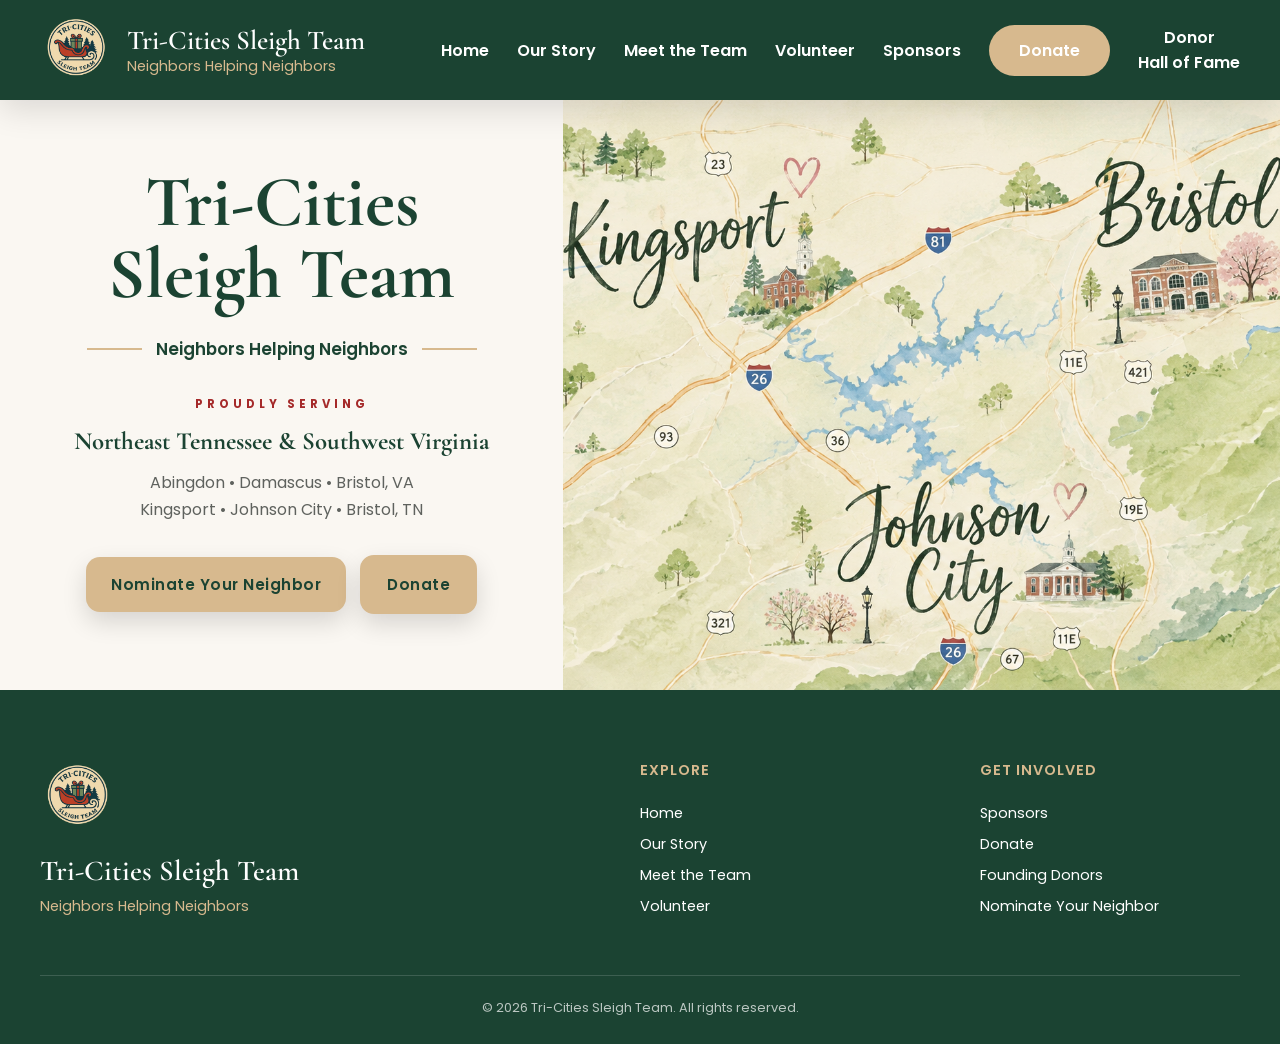
<file: index.html>
<!DOCTYPE html>
<html lang="en">

<head>

    <!-- ========================================= -->
    <!-- BASIC PAGE INFORMATION -->
    <!-- ========================================= -->

    <meta charset="UTF-8">
    <meta name="viewport" content="width=device-width, initial-scale=1.0">

    <title>Tri-Cities Sleigh Team</title>

    <!-- Favicon -->
    <link rel="icon" type="image/png" href="images/favicon.png">

    <!-- Google Fonts -->
    <link rel="preconnect" href="https://fonts.googleapis.com">
    <link rel="preconnect" href="https://fonts.gstatic.com" crossorigin>

    <link href="https://fonts.googleapis.com/css2?family=Cormorant+Garamond:wght@500;600;700&family=Poppins:wght@300;400;500;600;700&display=swap" rel="stylesheet">

    <!-- CSS -->
    <link rel="stylesheet" href="style.css">

</head>

<body>

<!-- =========================================
     HEADER / NAVIGATION
========================================= -->

<header>
    <div class="header-container">

        <a href="index.html" class="logo-link">
            <img
                src="images/logo.png"
                alt="Tri-Cities Sleigh Team"
                class="logo"
            >

            <div class="logo-text">
                <h2>Tri-Cities Sleigh Team</h2>
                <p>Neighbors Helping Neighbors</p>
            </div>
        </a>

        <button class="menu-toggle" type="button" aria-label="Open navigation menu">
    ☰
</button>
        <nav>
            <a href="index.html">Home</a>
            <a href="our-story.html">Our Story</a>
            <a href="team.html">Meet the Team</a>
            <a href="volunteer.html">Volunteer</a>
            <a href="sponsors.html">Sponsors</a>

<a
    href="https://www.zeffy.com/en-US/donation-form/donate-to-change-lives-23209"
    class="donate-button"
    target="_blank"
    rel="noopener noreferrer"
>
    Donate
</a>

            <a href="founding-donors.html" class="donor-hall-link">
    Donor<br>Hall of Fame
</a>
        </nav>

    </div>
</header>

<!-- ========================================= -->
<!-- MAIN CONTENT -->
<!-- ========================================= -->

<main>

<!-- ========================================= -->
<!-- HOME HERO -->
<!-- ========================================= -->

<section class="home-hero">

    <div class="hero-content">

        <div class="hero-text">

            <h1>
    Tri-Cities<br>
    Sleigh Team
</h1>
            <div class="hero-divider">
                <span></span>
                <p>Neighbors Helping Neighbors</p>
                <span></span>
            </div>

            <div class="service-area">

                <p class="service-title">
                    PROUDLY SERVING
                </p>

                <h3>
                    Northeast Tennessee &amp; Southwest Virginia
                </h3>

                <p class="cities">
                    Abingdon • Damascus • Bristol, VA
                    <br>
                    Kingsport • Johnson City • Bristol, TN
                </p>

            </div>

            <div class="hero-buttons">

                <a
                    href="nominate.html"
                    class="btn"
                >
                    Nominate Your Neighbor
                </a>

                <a
                    href="https://www.zeffy.com/en-US/donation-form/donate-to-change-lives-23209"
                    class="btn btn-secondary"
                    target="_blank"
                    rel="noopener noreferrer"
                >
                    Donate
                </a>

            </div>

        </div>

    </div>

    <div class="hero-image">

        <img
            src="images/tri-cities-map.png"
            alt="Watercolor map of the Tri-Cities region"
        >

    </div>

</section>
</main>

 <!-- =========================================
     FOOTER
========================================= -->

<footer>

    <div class="footer-container">

        <div class="footer-brand">

            <img
                src="images/logo.png"
                alt="Tri-Cities Sleigh Team"
            >

            <h2>
                Tri-Cities Sleigh Team
            </h2>

            <p>
                Neighbors Helping Neighbors
            </p>

        </div>


        <div class="footer-links">

            <h3>
                Explore
            </h3>

            <a href="index.html">Home</a>

            <a href="our-story.html">Our Story</a>

            <a href="team.html">Meet the Team</a>

            <a href="volunteer.html">Volunteer</a>

        </div>


        <div class="footer-links">

            <h3>
                Get Involved
            </h3>

            <a href="sponsors.html">Sponsors</a>

            <a
    href="https://www.zeffy.com/en-US/donation-form/donate-to-change-lives-23209"
    class="..."
    target="_blank"
    rel="noopener noreferrer"
>
    Donate
</a>

            <a href="founding-donors.html">Founding Donors</a>

            <a href="nominate.html">Nominate Your Neighbor</a>

        </div>

    </div>


    <div class="footer-bottom">

        <p>
            © 2026 Tri-Cities Sleigh Team. All rights reserved.
        </p>

    </div>

</footer>

<script src="script.js"></script>

</body>

</html>
</file>
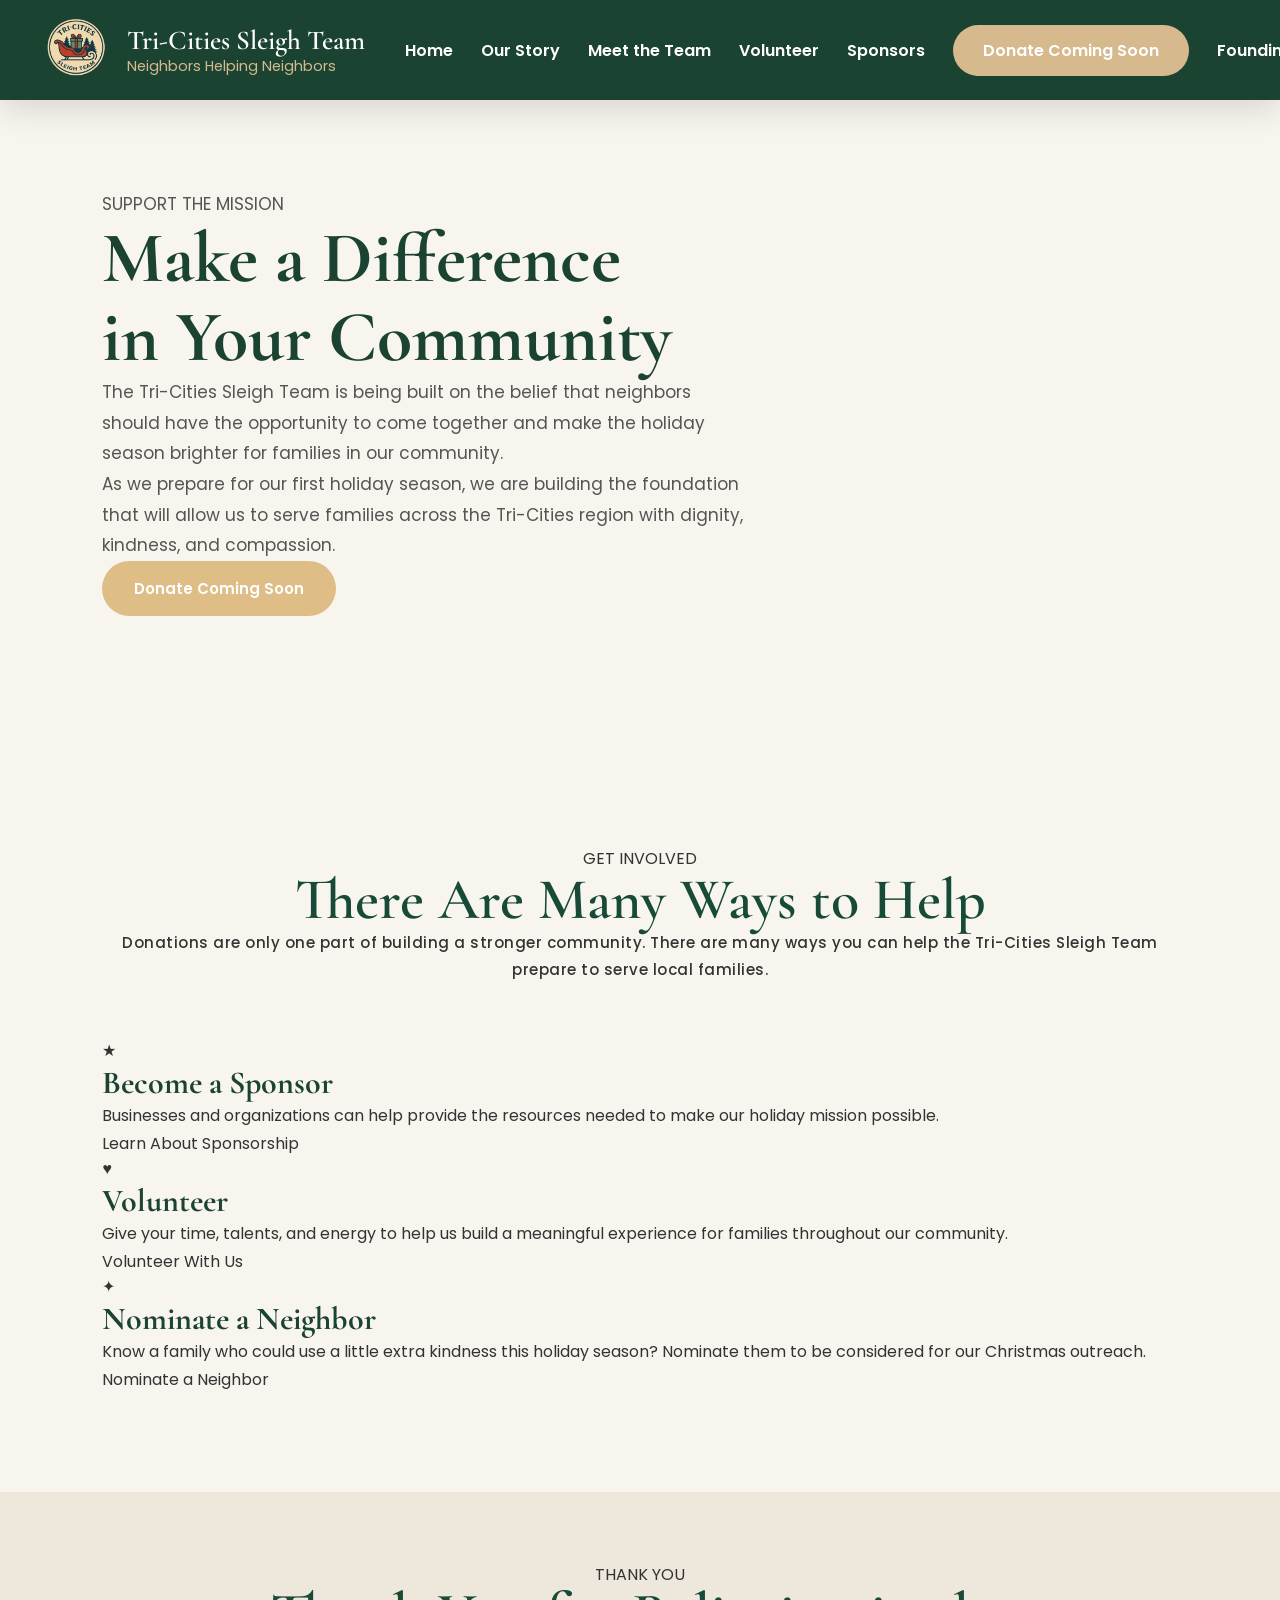
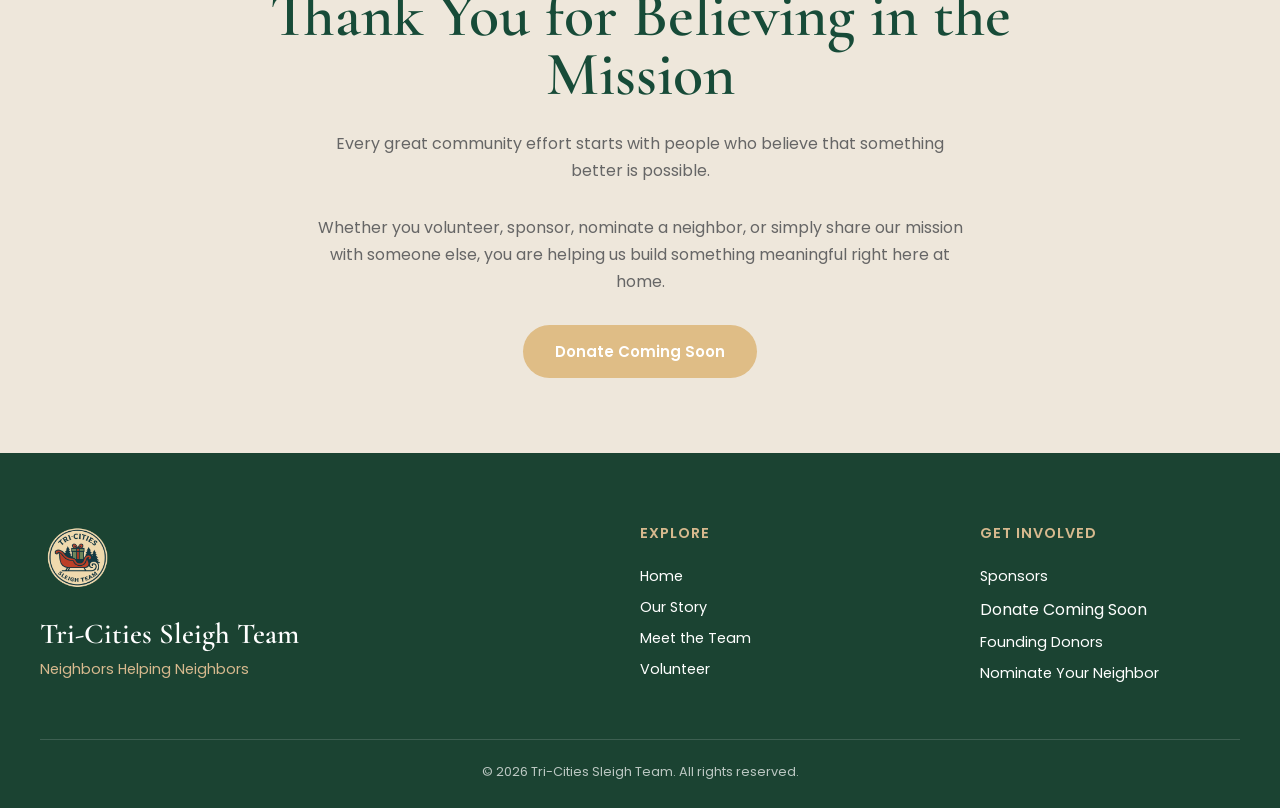
<file: donate.html>
<!DOCTYPE html>
<html lang="en">

<head>
    <meta charset="UTF-8">
    <meta name="viewport" content="width=device-width, initial-scale=1.0">

    <title>Donate | Tri-Cities Sleigh Team</title>

    <link rel="stylesheet" href="style.css">

    <link rel="preconnect" href="https://fonts.googleapis.com">
    <link rel="preconnect" href="https://fonts.gstatic.com" crossorigin>

    <link
        href="https://fonts.googleapis.com/css2?family=Cormorant+Garamond:wght@500;600;700&family=Poppins:wght@300;400;500;600;700&display=swap"
        rel="stylesheet"
    >
</head>

<body class="donate-page">

    <!-- =========================================
         HEADER / NAVIGATION
    ========================================== -->

    <header>
        <div class="header-container">

            <a href="index.html" class="logo-link">
                <img
                    src="images/logo.png"
                    alt="Tri-Cities Sleigh Team"
                    class="logo"
                >

                <div class="logo-text">
                    <h2>Tri-Cities Sleigh Team</h2>
                    <p>Neighbors Helping Neighbors</p>
                </div>
            </a>

            <button class="menu-toggle" type="button" aria-label="Open navigation menu">
    ☰
</button>

            <nav>
                <a href="index.html">Home</a>
                <a href="our-story.html">Our Story</a>
                <a href="team.html">Meet the Team</a>
                <a href="volunteer.html">Volunteer</a>
                <a href="sponsors.html">Sponsors</a>

                <span class="donate-button">
                    Donate Coming Soon
                </span>

                <a href="founding-donors.html">Founding Donors</a>
            </nav>

        </div>
    </header>


    <!-- =========================================
         MAIN CONTENT
    ========================================== -->

    <main>

        <!-- DONATE INTRO -->

        <section class="donate-intro">

            <div class="donate-intro-content">

                <span class="section-label">
                    SUPPORT THE MISSION
                </span>

                <h1>
                    Make a Difference<br>
                    in Your Community
                </h1>

                <p>
                    The Tri-Cities Sleigh Team is being built on the belief
                    that neighbors should have the opportunity to come
                    together and make the holiday season brighter for
                    families in our community.
                </p>

                <p>
                    As we prepare for our first holiday season, we are
                    building the foundation that will allow us to serve
                    families across the Tri-Cities region with dignity,
                    kindness, and compassion.
                </p>

                <span class="donate-primary-button">
                    Donate Coming Soon
                </span>

            </div>

        </section>


        <!-- =========================================
             WAYS TO HELP
        ========================================== -->

        <section class="donate-help">

            <div class="donate-section-heading">

                <span class="section-label">
                    GET INVOLVED
                </span>

                <h2>
                    There Are Many Ways to Help
                </h2>

                <div class="gold-divider">
                    <span></span>
                </div>

                <p>
                    Donations are only one part of building a stronger
                    community. There are many ways you can help the
                    Tri-Cities Sleigh Team prepare to serve local families.
                </p>

            </div>


            <div class="donate-help-grid">

                <!-- SPONSOR -->

                <div class="donate-help-card">

                    <div class="donate-card-icon">
                        ★
                    </div>

                    <h3>
                        Become a Sponsor
                    </h3>

                    <p>
                        Businesses and organizations can help provide the
                        resources needed to make our holiday mission
                        possible.
                    </p>

                    <a href="sponsors.html" class="donate-card-link">
                        Learn About Sponsorship
                    </a>

                </div>


                <!-- VOLUNTEER -->

                <div class="donate-help-card">

                    <div class="donate-card-icon">
                        ♥
                    </div>

                    <h3>
                        Volunteer
                    </h3>

                    <p>
                        Give your time, talents, and energy to help us build
                        a meaningful experience for families throughout our
                        community.
                    </p>

                    <a href="volunteer.html" class="donate-card-link">
                        Volunteer With Us
                    </a>

                </div>


                <!-- NOMINATE -->

                <div class="donate-help-card">

                    <div class="donate-card-icon">
                        ✦
                    </div>

                    <h3>
                        Nominate a Neighbor
                    </h3>

                    <p>
                        Know a family who could use a little extra
                        kindness this holiday season? Nominate them to be
                        considered for our Christmas outreach.
                    </p>

                    <a href="nominate.html" class="donate-card-link">
                        Nominate a Neighbor
                    </a>

                </div>

            </div>

        </section>


        <!-- =========================================
             THANK YOU SECTION
        ========================================== -->

        <section class="donate-thank-you">

            <div class="donate-thank-you-content">

                <span class="section-label">
                    THANK YOU
                </span>

                <h2>
                    Thank You for Believing in the Mission
                </h2>

                <div class="gold-divider">
                    <span></span>
                </div>

                <p>
                    Every great community effort starts with people who
                    believe that something better is possible.
                </p>

                <p>
                    Whether you volunteer, sponsor, nominate a neighbor,
                    or simply share our mission with someone else, you
                    are helping us build something meaningful right here
                    at home.
                </p>

                <span class="donate-primary-button">
                    Donate Coming Soon
                </span>

            </div>

        </section>

    </main>


 <!-- =========================================
     FOOTER
========================================= -->

<footer>

    <div class="footer-container">

        <div class="footer-brand">

            <img
                src="images/logo.png"
                alt="Tri-Cities Sleigh Team"
            >

            <h2>
                Tri-Cities Sleigh Team
            </h2>

            <p>
                Neighbors Helping Neighbors
            </p>

        </div>


        <div class="footer-links">

            <h3>
                Explore
            </h3>

            <a href="index.html">Home</a>

            <a href="our-story.html">Our Story</a>

            <a href="team.html">Meet the Team</a>

            <a href="volunteer.html">Volunteer</a>

        </div>


        <div class="footer-links">

            <h3>
                Get Involved
            </h3>

            <a href="sponsors.html">Sponsors</a>

            <span class="donate-button">Donate Coming Soon</span>

            <a href="founding-donors.html">Founding Donors</a>

            <a href="nominate.html">Nominate Your Neighbor</a>

        </div>

    </div>


    <div class="footer-bottom">

        <p>
            © 2026 Tri-Cities Sleigh Team. All rights reserved.
        </p>

    </div>

</footer>

<script src="script.js"></script>

</body>

</html>
</file>
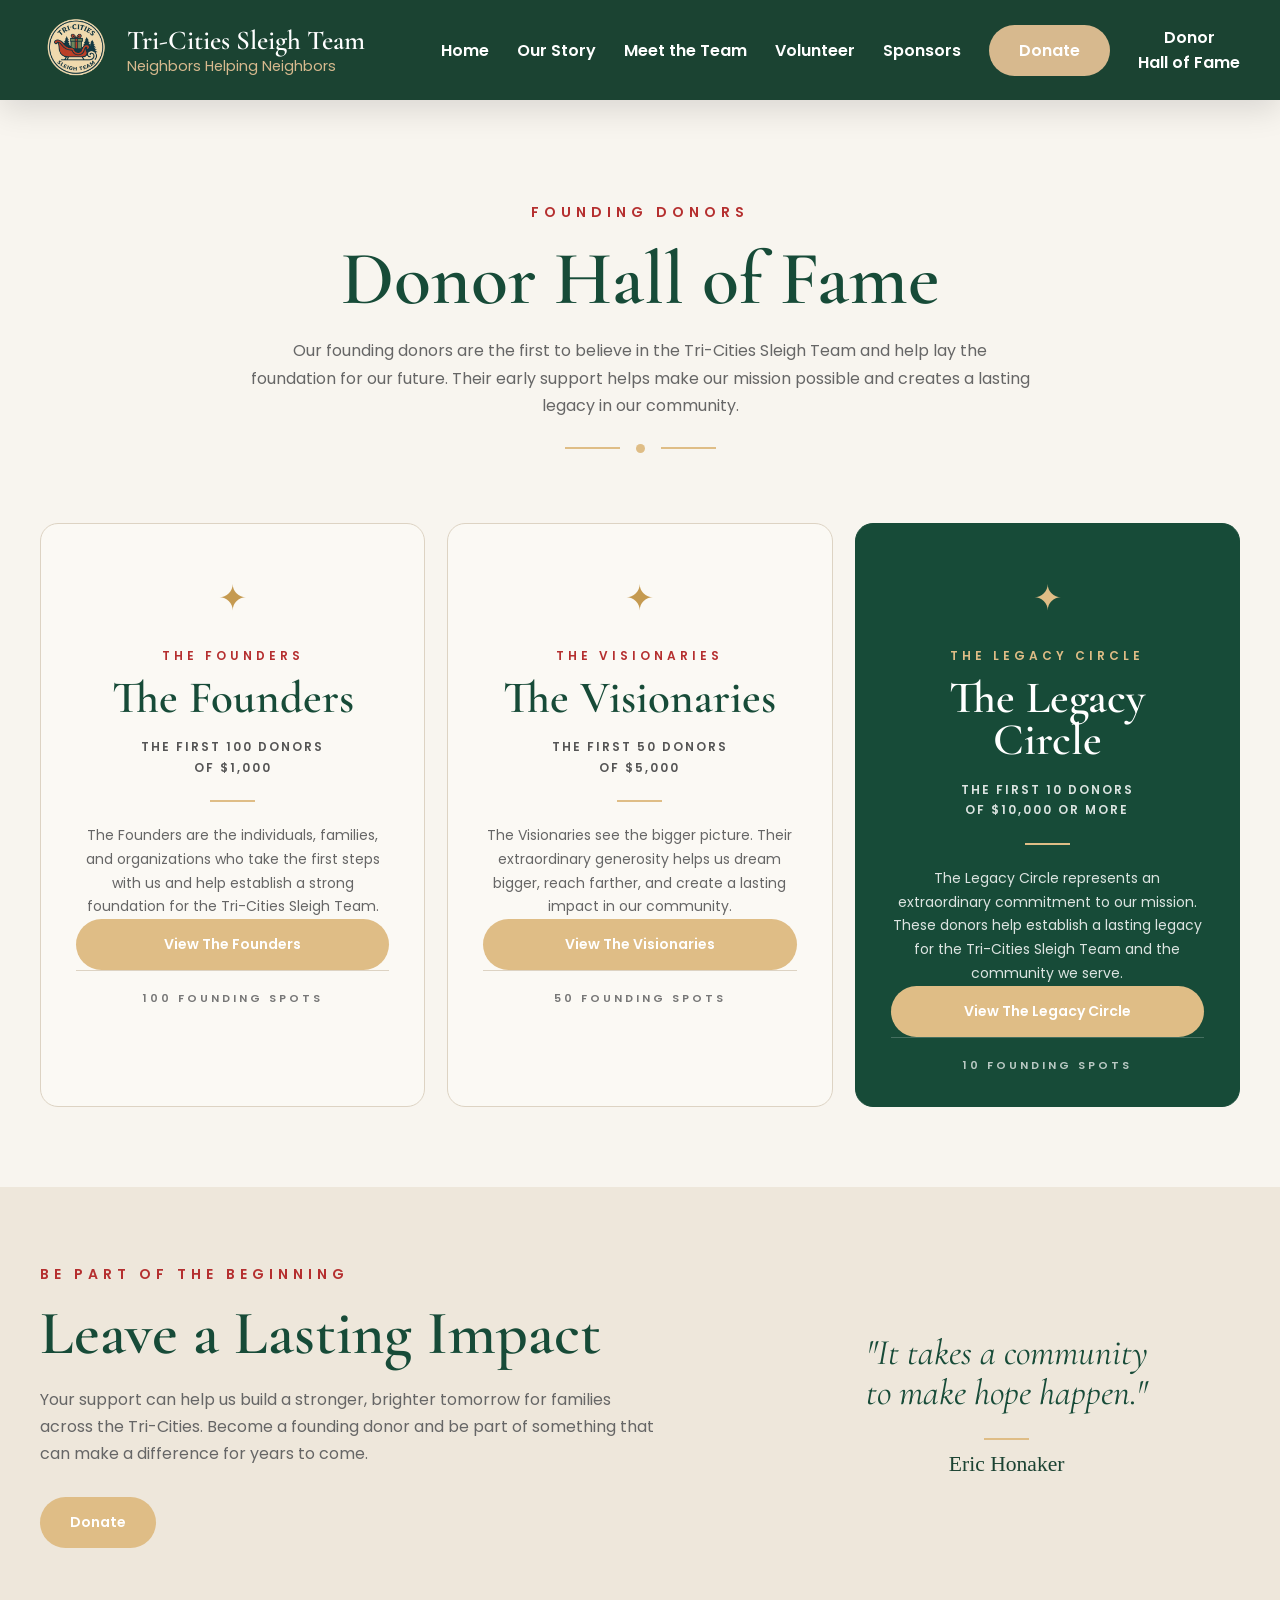
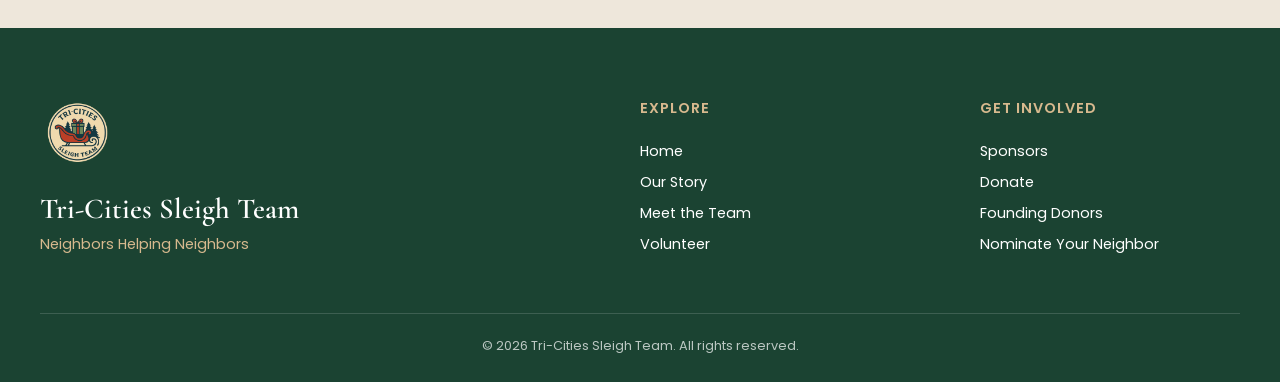
<file: founding-donors.html>
<!DOCTYPE html>
<html lang="en">

<head>

    <meta charset="UTF-8">

    <meta name="viewport" content="width=device-width, initial-scale=1.0">

    <title>Founding Donors | Tri-Cities Sleigh Team</title>


    <!-- Google Fonts -->

    <link rel="preconnect" href="https://fonts.googleapis.com">

    <link rel="preconnect" href="https://fonts.gstatic.com" crossorigin>

    <link
        href="https://fonts.googleapis.com/css2?family=Cormorant+Garamond:wght@500;600;700&family=Poppins:wght@400;500;600;700&display=swap"
        rel="stylesheet"
    >


    <!-- Main Stylesheet -->

    <link rel="stylesheet" href="style.css">

</head>


<body class="founding-donors-page">


    <!-- =========================================
         HEADER
    ========================================== -->

    <header>

        <div class="header-container">

            <a href="index.html" class="logo-link">

                <img
                    src="images/logo.png"
                    alt="Tri-Cities Sleigh Team"
                    class="logo"
                >

                <div class="logo-text">

                    <h2>Tri-Cities Sleigh Team</h2>

                    <p>Neighbors Helping Neighbors</p>

                </div>

            </a>

            <button class="menu-toggle" type="button" aria-label="Open navigation menu">
    ☰
</button>

            <nav>

                <a href="index.html">Home</a>

                <a href="our-story.html">Our Story</a>

                <a href="team.html">Meet the Team</a>

                <a href="volunteer.html">Volunteer</a>

                <a href="sponsors.html">Sponsors</a>

                <a
    href="https://www.zeffy.com/en-US/donation-form/donate-to-change-lives-23209"
    class="donate-button"
    target="_blank"
    rel="noopener noreferrer"
>
    Donate
</a>

                <a href="founding-donors.html" class="donor-hall-link">
    Donor<br>Hall of Fame
</a>

            </nav>

        </div>

    </header>



    <!-- =========================================
         MAIN CONTENT
    ========================================== -->

    <main>


        <!-- =========================================
             DONOR HALL OF FAME INTRO
        ========================================== -->

        <section class="founding-donors-intro">

            <p class="founding-donors-label">
                FOUNDING DONORS
            </p>

            <h1>
                Donor Hall of Fame
            </h1>

            <p class="founding-donors-intro-text">
                Our founding donors are the first to believe in the
                Tri-Cities Sleigh Team and help lay the foundation
                for our future. Their early support helps make our
                mission possible and creates a lasting legacy in
                our community.
            </p>

            <div class="founding-donors-divider">

                <span></span>

                <div></div>

                <span></span>

            </div>

        </section>



        <!-- =========================================
             DONOR TIERS
        ========================================== -->

        <section class="donor-tier-section">

            <div class="donor-tier-grid">


                <!-- =====================================
                     THE FOUNDERS
                ====================================== -->

                <div class="donor-tier-card">

                    <div class="donor-tier-icon">
                        ✦
                    </div>

                    <p class="donor-tier-label">
                        THE FOUNDERS
                    </p>

                    <h2>
                        The Founders
                    </h2>

                    <p class="donor-tier-amount">
                        THE FIRST 100 DONORS<br>
                        OF $1,000 
                    </p>

                    <div class="donor-tier-line"></div>

                    <p class="donor-tier-description">
                        The Founders are the individuals, families,
                        and organizations who take the first steps
                        with us and help establish a strong foundation
                        for the Tri-Cities Sleigh Team.
                    </p>

                    <span class="founding-donor-button">
    View The Founders
</span>

                    <p class="donor-tier-spots">
                        100 FOUNDING SPOTS
                    </p>

                </div>



                <!-- =====================================
                     THE VISIONARIES
                ====================================== -->

                <div class="donor-tier-card">

                    <div class="donor-tier-icon">
                        ✦
                    </div>

                    <p class="donor-tier-label">
                        THE VISIONARIES
                    </p>

                    <h2>
                        The Visionaries
                    </h2>

                    <p class="donor-tier-amount">
                        THE FIRST 50 DONORS<br>
                        OF $5,000
                    </p>

                    <div class="donor-tier-line"></div>

                    <p class="donor-tier-description">
                        The Visionaries see the bigger picture.
                        Their extraordinary generosity helps us
                        dream bigger, reach farther, and create
                        a lasting impact in our community.
                    </p>

                    <span class="founding-donor-button">
    View The Visionaries
</span>

                    <p class="donor-tier-spots">
                        50 FOUNDING SPOTS
                    </p>

                </div>



                <!-- =====================================
                     THE LEGACY CIRCLE
                ====================================== -->

                <div class="donor-tier-card donor-tier-legacy">

                    <div class="donor-tier-icon">
                        ✦
                    </div>

                    <p class="donor-tier-label">
                        THE LEGACY CIRCLE
                    </p>

                    <h2>
                        The Legacy Circle
                    </h2>

                    <p class="donor-tier-amount">
                        THE FIRST 10 DONORS<br>
                        OF $10,000 OR MORE
                    </p>

                    <div class="donor-tier-line"></div>

                    <p class="donor-tier-description">
                        The Legacy Circle represents an extraordinary
                        commitment to our mission. These donors help
                        establish a lasting legacy for the Tri-Cities
                        Sleigh Team and the community we serve.
                    </p>

                    <span class="founding-donor-button">
    View The Legacy Circle
</span>

                    <p class="donor-tier-spots">
                        10 FOUNDING SPOTS
                    </p>

                </div>


            </div>

        </section>



        <!-- =========================================
             BECOME A FOUNDING DONOR
        ========================================== -->

        <section class="founding-donor-cta">

            <div class="founding-donor-cta-content">

                <div>

                    <p class="founding-donors-label">
                        BE PART OF THE BEGINNING
                    </p>

                    <h2>
                        Leave a Lasting Impact
                    </h2>

                    <p>
                        Your support can help us build a stronger,
                        brighter tomorrow for families across the
                        Tri-Cities. Become a founding donor and be
                        part of something that can make a difference
                        for years to come.
                    </p>

                    <a
    href="https://www.zeffy.com/en-US/donation-form/donate-to-change-lives-23209"
    class="founding-donor-button"
    target="_blank"
    rel="noopener noreferrer"
>
    Donate
</a>

                </div>


                <div class="founding-donor-quote">

                    <p>
    "It takes a community<br>
    to make hope happen."
</p>

<span></span>

<small>Eric Honaker</small>

                </div>

            </div>

        </section>


    </main>



   <!-- =========================================
     FOOTER
========================================= -->

<footer>

    <div class="footer-container">

        <div class="footer-brand">

            <img
                src="images/logo.png"
                alt="Tri-Cities Sleigh Team"
            >

            <h2>
                Tri-Cities Sleigh Team
            </h2>

            <p>
                Neighbors Helping Neighbors
            </p>

        </div>


        <div class="footer-links">

            <h3>
                Explore
            </h3>

            <a href="index.html">Home</a>

            <a href="our-story.html">Our Story</a>

            <a href="team.html">Meet the Team</a>

            <a href="volunteer.html">Volunteer</a>

        </div>


        <div class="footer-links">

            <h3>
                Get Involved
            </h3>

            <a href="sponsors.html">Sponsors</a>

            <a
    href="https://www.zeffy.com/en-US/donation-form/donate-to-change-lives-23209"
    class="..."
    target="_blank"
    rel="noopener noreferrer"
>
    Donate
</a>


            <a href="founding-donors.html">Founding Donors</a>

            <a href="nominate.html">Nominate Your Neighbor</a>

        </div>

    </div>


    <div class="footer-bottom">

        <p>
            © 2026 Tri-Cities Sleigh Team. All rights reserved.
        </p>

    </div>

</footer>

<script src="script.js"></script>

</body>

</html>
</file>
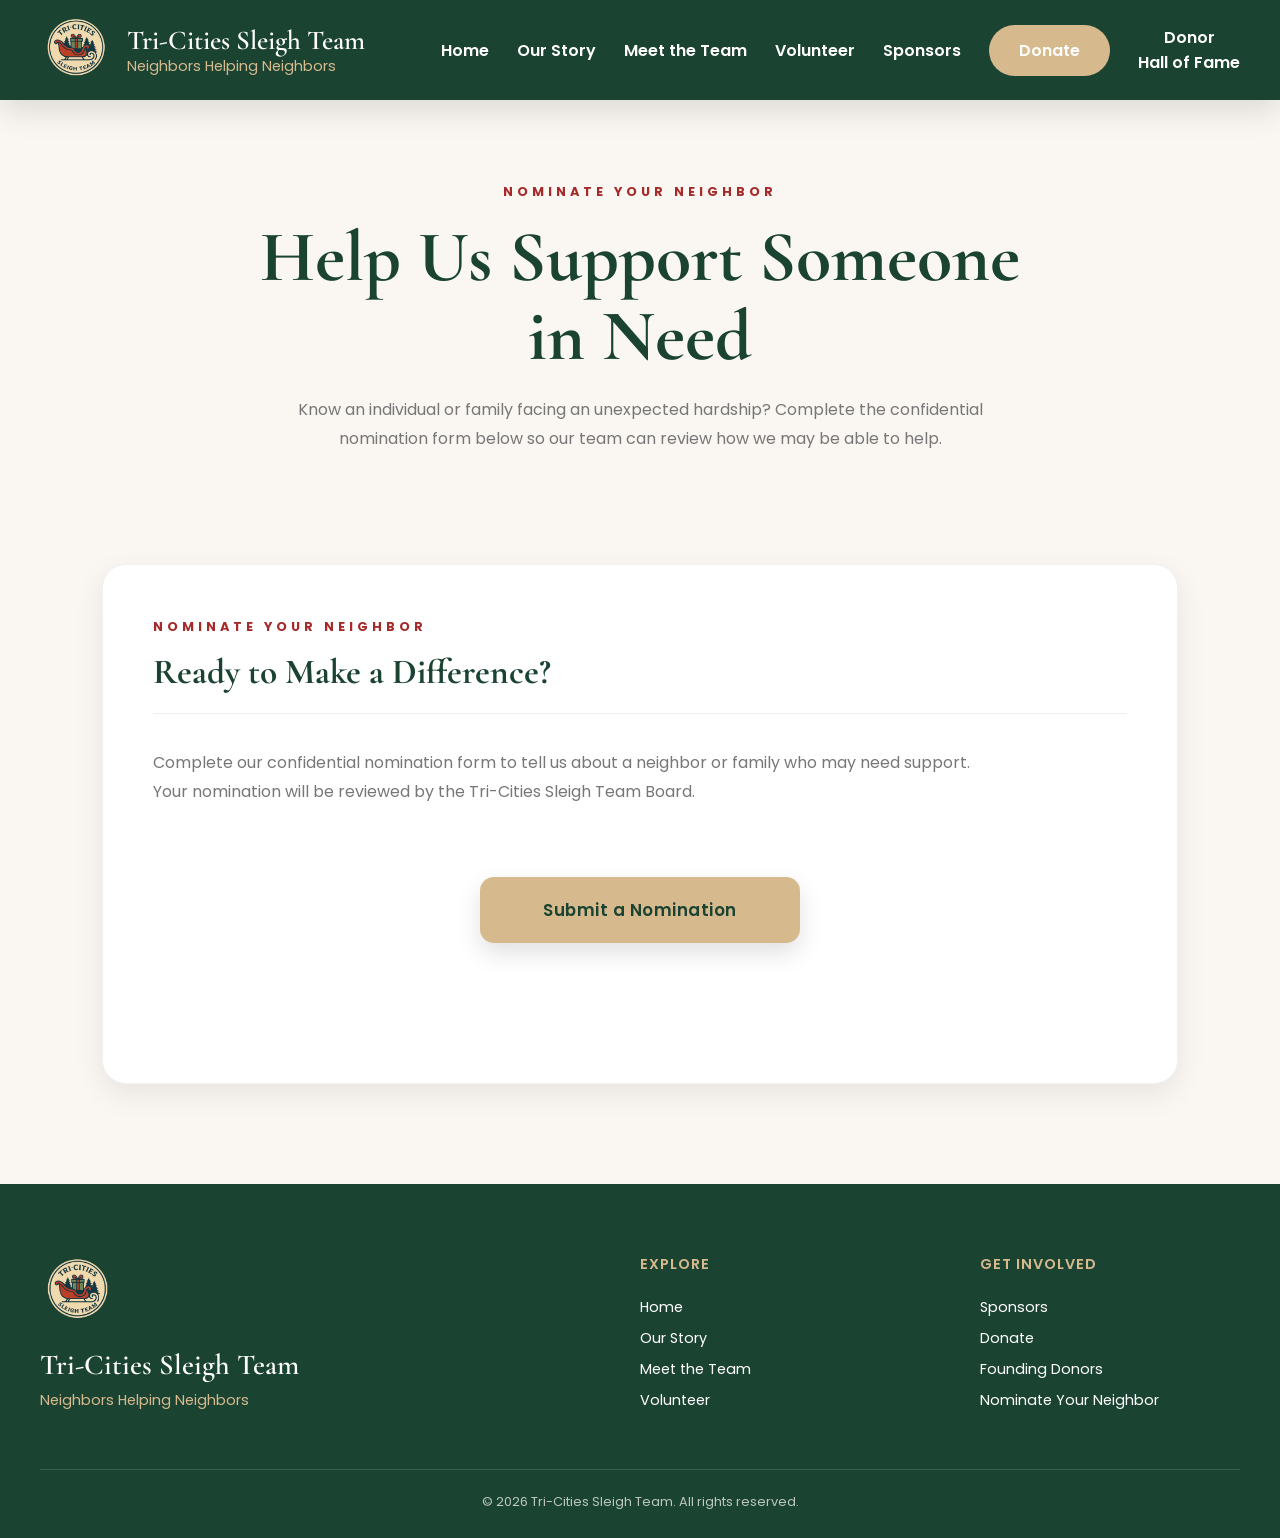
<file: nominate.html>
<!DOCTYPE html>
<html lang="en">

<head>

    <!-- ========================================= -->
    <!-- BASIC PAGE INFORMATION -->
    <!-- ========================================= -->

    <meta charset="UTF-8">
    <meta name="viewport" content="width=device-width, initial-scale=1.0">

    <title>Nominate Your Neighbor | Tri-Cities Sleigh Team</title>

    <!-- Favicon -->
    <link rel="icon" type="image/png" href="images/favicon.png">

    <!-- Google Fonts -->
    <link rel="preconnect" href="https://fonts.googleapis.com">
    <link rel="preconnect" href="https://fonts.gstatic.com" crossorigin>

    <link href="https://fonts.googleapis.com/css2?family=Cormorant+Garamond:wght@500;600;700&family=Poppins:wght@300;400;500;600;700&display=swap" rel="stylesheet">

    <!-- CSS -->
    <link rel="stylesheet" href="style.css">

</head>

<body>

<!-- =========================================
     HEADER / NAVIGATION
========================================= -->

<header>
    <div class="header-container">

        <a href="index.html" class="logo-link">
            <img
                src="images/logo.png"
                alt="Tri-Cities Sleigh Team"
                class="logo"
            >

            <div class="logo-text">
                <h2>Tri-Cities Sleigh Team</h2>
                <p>Neighbors Helping Neighbors</p>
            </div>
        </a>

        <button class="menu-toggle" type="button" aria-label="Open navigation menu">
    ☰
</button>

        <nav>
            <a href="index.html">Home</a>
            <a href="our-story.html">Our Story</a>
            <a href="team.html">Meet the Team</a>
            <a href="volunteer.html">Volunteer</a>
            <a href="sponsors.html">Sponsors</a>

            <a
    href="https://www.zeffy.com/en-US/donation-form/donate-to-change-lives-23209"
    class="donate-button"
    target="_blank"
    rel="noopener noreferrer"
>
    Donate
</a>

            <a href="founding-donors.html" class="donor-hall-link">
    Donor<br>Hall of Fame
</a>
        </nav>

    </div>
</header>
<!-- ========================================= -->
<!-- MAIN CONTENT -->
<!-- ========================================= -->

<main>


<!-- ========================================= -->
    <!-- PAGE HERO -->
    <!-- ========================================= -->

    <section class="page-hero">

        <div class="container">

            <div class="page-hero-content">

                <p class="section-tag">
                    NOMINATE YOUR NEIGHBOR
                </p>

                <h1>
                    Help Us Support Someone in Need
                </h1>

                <p class="section-description">
                    Know an individual or family facing an unexpected hardship?
                    Complete the confidential nomination form below so our team
                    can review how we may be able to help.
                </p>

            </div>

        </div>

    </section>

  <!-- ========================================= -->
<!-- NOMINATION FORM -->
<!-- ========================================= -->

<section class="nomination-form">

    <div class="container">

        <div class="nomination-form-content">

            <div class="form-card full-width">

                <p class="section-tag">
                    NOMINATE YOUR NEIGHBOR
                </p>

                <h2>
                    Ready to Make a Difference?
                </h2>

                <p class="form-description">
                    Complete our confidential nomination form to tell us
                    about a neighbor or family who may need support.
                    Your nomination will be reviewed by the
                    Tri-Cities Sleigh Team Board.
                </p>

                <div class="submit-section">

                    <a
                        href="https://docs.google.com/forms/d/e/1FAIpQLSdV6HVuWsyrdPvyexspOT0g8_M4cJUXMuZYwAuYyQyEHY82YA/viewform?usp=dialog"
                        class="btn"
                        target="_blank"
                        rel="noopener noreferrer"
                    >
                        Submit a Nomination
                    </a>

                </div>

            </div>

        </div>

    </div>

</section>

    </main>

 <!-- =========================================
     FOOTER
========================================= -->

<footer>

    <div class="footer-container">

        <div class="footer-brand">

            <img
                src="images/logo.png"
                alt="Tri-Cities Sleigh Team"
            >

            <h2>
                Tri-Cities Sleigh Team
            </h2>

            <p>
                Neighbors Helping Neighbors
            </p>

        </div>


        <div class="footer-links">

            <h3>
                Explore
            </h3>

            <a href="index.html">Home</a>

            <a href="our-story.html">Our Story</a>

            <a href="team.html">Meet the Team</a>

            <a href="volunteer.html">Volunteer</a>

        </div>


        <div class="footer-links">

            <h3>
                Get Involved
            </h3>

            <a href="sponsors.html">Sponsors</a>

            <a
    href="https://www.zeffy.com/en-US/donation-form/donate-to-change-lives-23209"
    class="..."
    target="_blank"
    rel="noopener noreferrer"
>
    Donate
</a>

            <a href="founding-donors.html">Founding Donors</a>

            <a href="nominate.html">Nominate Your Neighbor</a>

        </div>

    </div>


    <div class="footer-bottom">

        <p>
            © 2026 Tri-Cities Sleigh Team. All rights reserved.
        </p>

    </div>

</footer>

<script src="script.js"></script>

</body>

</html>
</file>
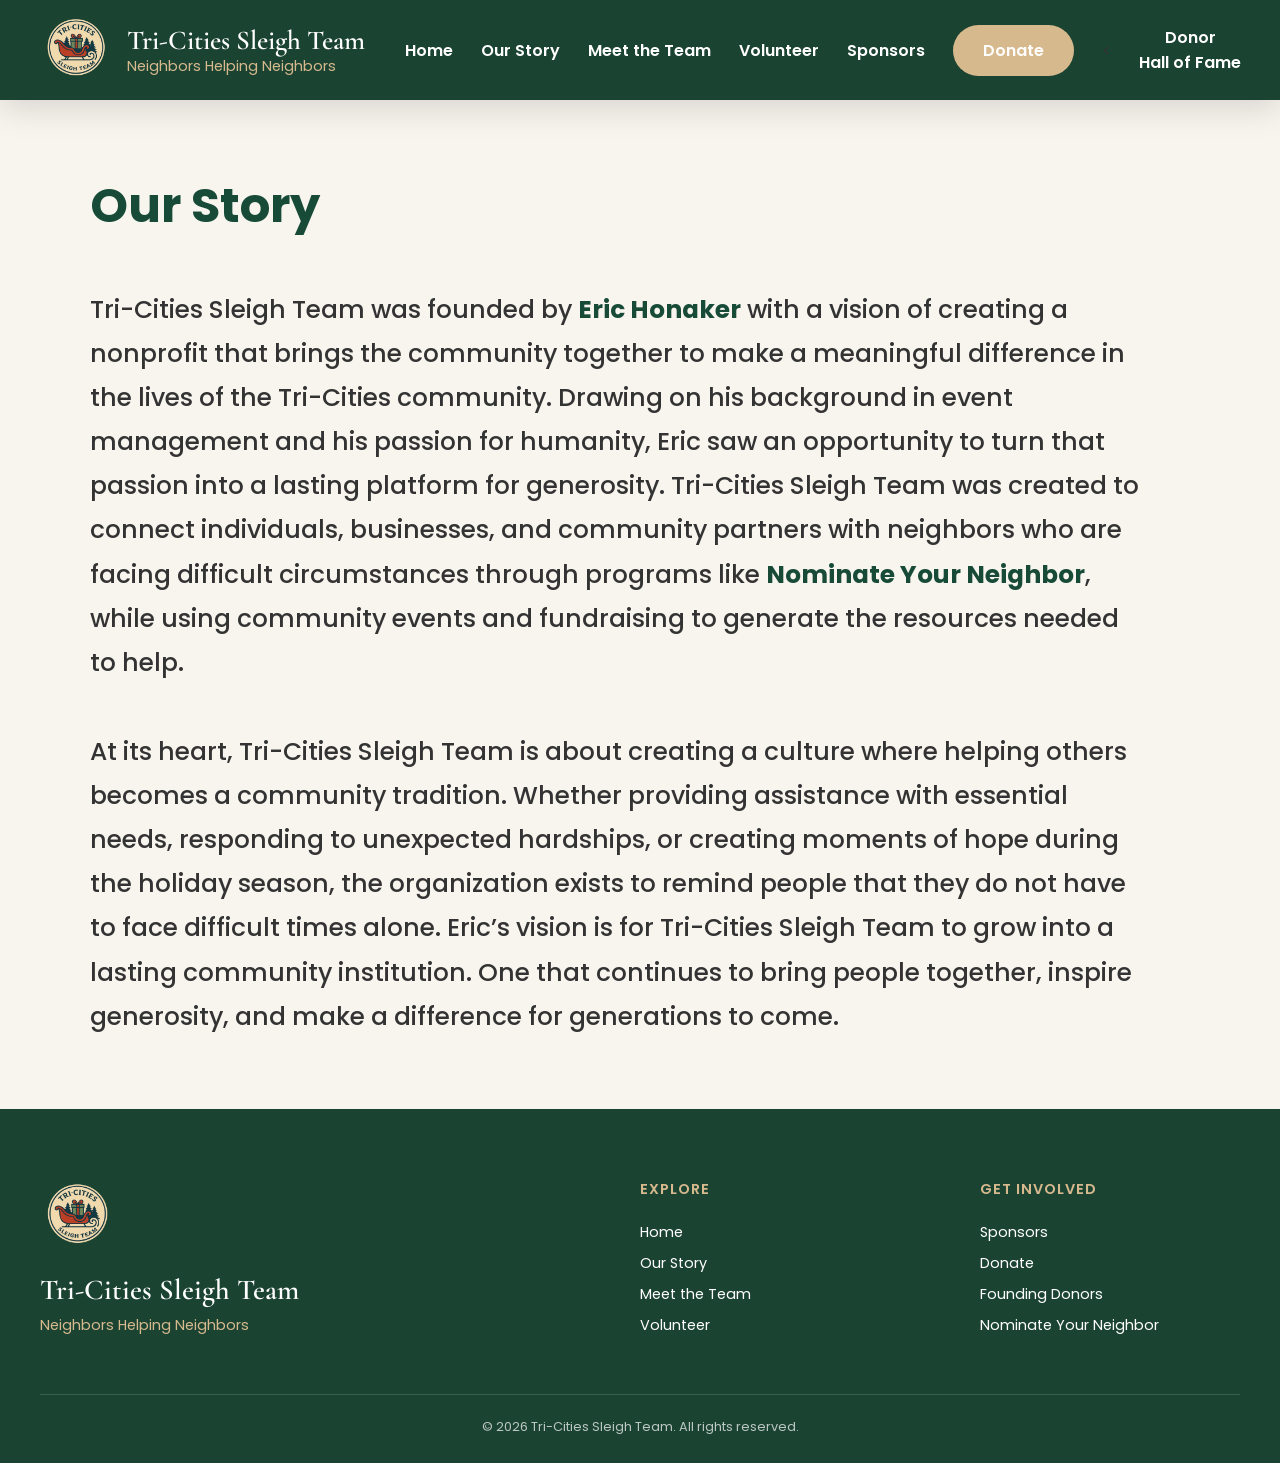
<file: our-story.html>
<!DOCTYPE html>
<html lang="en">

<head>

    <!-- =========================================
         BASIC PAGE INFORMATION
    ========================================= -->

    <meta charset="UTF-8">

    <meta name="viewport" content="width=device-width, initial-scale=1.0">

    <title>Our Story | Tri-Cities Sleigh Team</title>


    <!-- =========================================
         FAVICON
    ========================================= -->

    <link
        rel="icon"
        type="image/png"
        href="images/favicon.png"
    >


    <!-- =========================================
         GOOGLE FONTS
    ========================================= -->

    <link rel="preconnect" href="https://fonts.googleapis.com">

    <link
        rel="preconnect"
        href="https://fonts.gstatic.com"
        crossorigin
    >

    <link
        href="https://fonts.googleapis.com/css2?family=Cormorant+Garamond:wght@500;600;700&family=Poppins:wght@300;400;500;600;700&display=swap"
        rel="stylesheet"
    >


    <!-- =========================================
         CSS
    ========================================= -->

    <link
        rel="stylesheet"
        href="style.css"
    >

</head>


<body class="our-story-page">


    <!-- =========================================
         HEADER / NAVIGATION
    ========================================= -->

    <header>

        <div class="header-container">


            <!-- LOGO -->

            <a
                href="index.html"
                class="logo-link"
            >

                <img
                    src="images/logo.png"
                    alt="Tri-Cities Sleigh Team"
                    class="logo"
                >

                <div class="logo-text">

                    <h2>
                        Tri-Cities Sleigh Team
                    </h2>

                    <p>
                        Neighbors Helping Neighbors
                    </p>

                </div>

            </a>


            <!-- NAVIGATION -->

            <button class="menu-toggle" type="button" aria-label="Open navigation menu">
    ☰
</button>

            <nav>

                <a href="index.html">
                    Home
                </a>

                <a href="our-story.html">
                    Our Story
                </a>

                <a href="team.html">
                    Meet the Team
                </a>

                <a href="volunteer.html">
                    Volunteer
                </a>

                <a href="sponsors.html">
                    Sponsors
                </a>

                <a
    href="https://www.zeffy.com/en-US/donation-form/donate-to-change-lives-23209"
    class="donate-button"
    target="_blank"
    rel="noopener noreferrer"
>
    Donate
</a>

                <<a href="founding-donors.html" class="donor-hall-link">
    Donor<br>Hall of Fame
</a>

            </nav>

        </div>

    </header>



    <!-- =========================================
         OUR STORY CONTENT
    ========================================= -->

    <main class="our-story-content">

        <div class="our-story-container">


            <!-- PAGE TITLE -->

            <h1>
                Our Story
            </h1>


            <!-- STORY TEXT -->

            <div class="our-story-text">


                <!-- FIRST PARAGRAPH -->

                <p>

                    Tri-Cities Sleigh Team was founded by
                    <strong>Eric Honaker</strong>
                    with a vision of creating a nonprofit that brings
                    the community together to make a meaningful difference
                    in the lives of the Tri-Cities community. Drawing on
                    his background in event management and his passion for
                    humanity, Eric saw an opportunity to turn that passion
                    into a lasting platform for generosity. Tri-Cities
                    Sleigh Team was created to connect individuals,
                    businesses, and community partners with neighbors who
                    are facing difficult circumstances through programs
                    like <strong>Nominate Your Neighbor</strong>, while
                    using community events and fundraising to generate the
                    resources needed to help.

                </p>


                <!-- SECOND PARAGRAPH -->

                <p>

                    At its heart, Tri-Cities Sleigh Team is about creating
                    a culture where helping others becomes a community
                    tradition. Whether providing assistance with essential
                    needs, responding to unexpected hardships, or creating
                    moments of hope during the holiday season, the
                    organization exists to remind people that they do not
                    have to face difficult times alone. Eric’s vision is
                    for Tri-Cities Sleigh Team to grow into a lasting
                    community institution. One that continues to bring
                    people together, inspire generosity, and make a
                    difference for generations to come.

                </p>


            </div>

        </div>

    </main>



 <!-- =========================================
     FOOTER
========================================= -->

<footer>

    <div class="footer-container">

        <div class="footer-brand">

            <img
                src="images/logo.png"
                alt="Tri-Cities Sleigh Team"
            >

            <h2>
                Tri-Cities Sleigh Team
            </h2>

            <p>
                Neighbors Helping Neighbors
            </p>

        </div>


        <div class="footer-links">

            <h3>
                Explore
            </h3>

            <a href="index.html">Home</a>

            <a href="our-story.html">Our Story</a>

            <a href="team.html">Meet the Team</a>

            <a href="volunteer.html">Volunteer</a>

        </div>


        <div class="footer-links">

            <h3>
                Get Involved
            </h3>

            <a href="sponsors.html">Sponsors</a>

           <a
    href="https://www.zeffy.com/en-US/donation-form/donate-to-change-lives-23209"
    class="..."
    target="_blank"
    rel="noopener noreferrer"
>
    Donate
</a>
            <a href="founding-donors.html">Founding Donors</a>

            <a href="nominate.html">Nominate Your Neighbor</a>

        </div>

    </div>


    <div class="footer-bottom">

        <p>
            © 2026 Tri-Cities Sleigh Team. All rights reserved.
        </p>

    </div>

</footer>

<script src="script.js"></script>

</body>

</html>
</file>
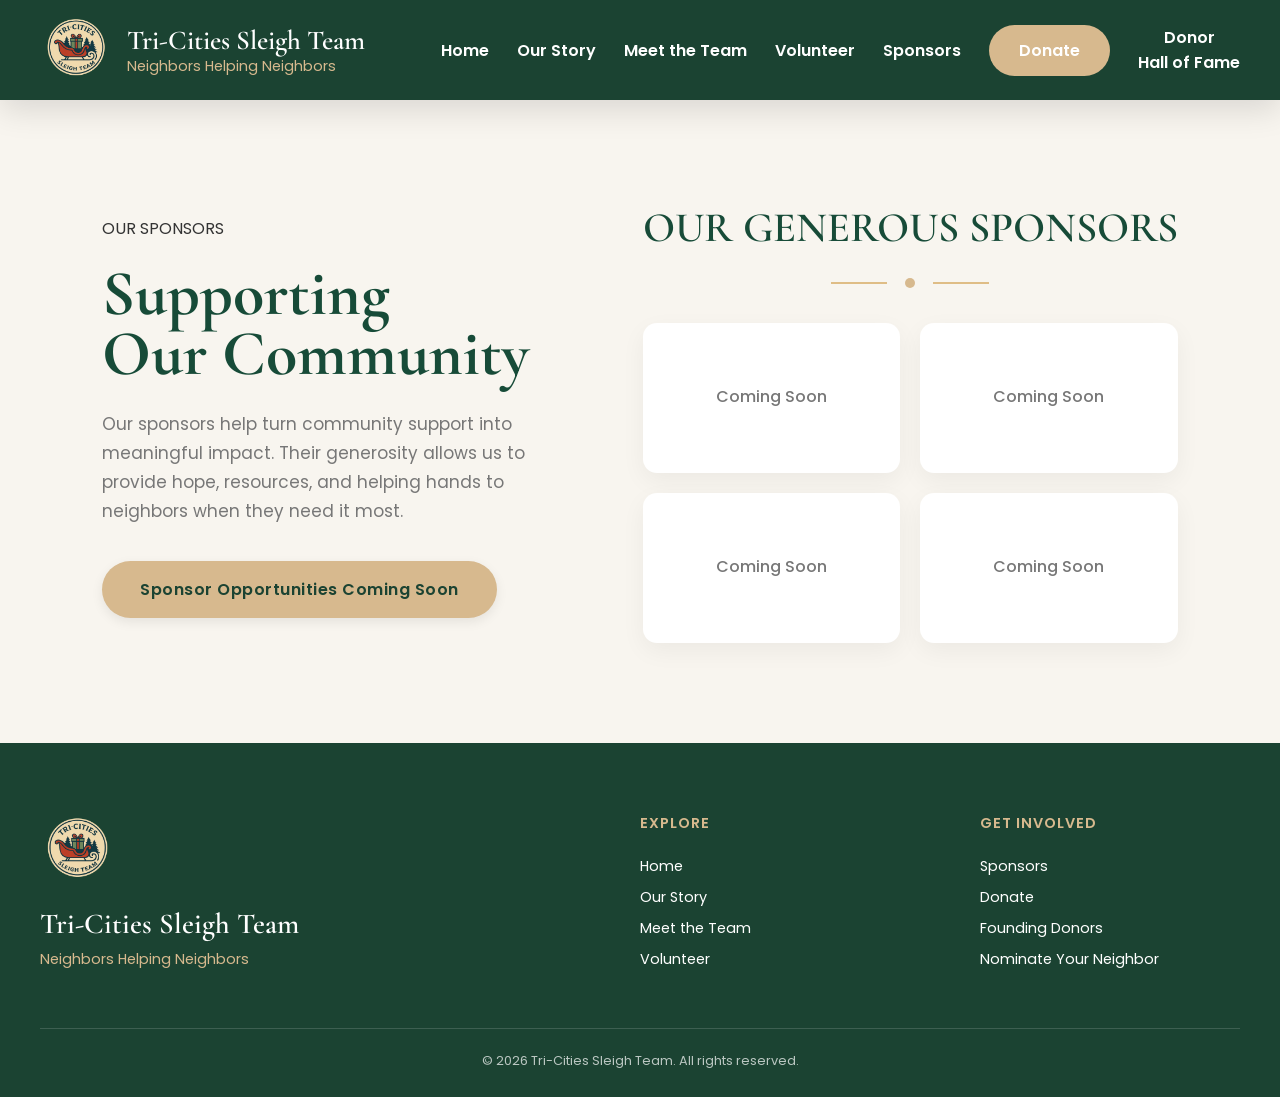
<file: sponsors.html>
<!DOCTYPE html>
<html lang="en">

<head>

    <!-- ========================================= -->
    <!-- BASIC PAGE INFORMATION -->
    <!-- ========================================= -->

    <meta charset="UTF-8">
    <meta name="viewport" content="width=device-width, initial-scale=1.0">

    <title>Sponsors | Tri-Cities Sleigh Team</title>

    <!-- Favicon -->
    <link rel="icon" type="image/png" href="images/favicon.png">

    <!-- Google Fonts -->
    <link rel="preconnect" href="https://fonts.googleapis.com">
    <link rel="preconnect" href="https://fonts.gstatic.com" crossorigin>

    <link href="https://fonts.googleapis.com/css2?family=Cormorant+Garamond:wght@500;600;700&family=Poppins:wght@300;400;500;600;700&display=swap" rel="stylesheet">

    <!-- CSS -->
    <link rel="stylesheet" href="style.css">

</head>


<body>

<!-- =========================================
     HEADER / NAVIGATION
========================================= -->

<header>
    <div class="header-container">

        <a href="index.html" class="logo-link">
            <img
                src="images/logo.png"
                alt="Tri-Cities Sleigh Team"
                class="logo"
            >

            <div class="logo-text">
                <h2>Tri-Cities Sleigh Team</h2>
                <p>Neighbors Helping Neighbors</p>
            </div>
        </a>

        <button class="menu-toggle" type="button" aria-label="Open navigation menu">
    ☰
</button>

        <nav>
            <a href="index.html">Home</a>
            <a href="our-story.html">Our Story</a>
            <a href="team.html">Meet the Team</a>
            <a href="volunteer.html">Volunteer</a>
            <a href="sponsors.html">Sponsors</a>

            <a
    href="https://www.zeffy.com/en-US/donation-form/donate-to-change-lives-23209"
    class="donate-button"
    target="_blank"
    rel="noopener noreferrer"
>
    Donate
</a>

            <a href="founding-donors.html" class="donor-hall-link">
    Donor<br>Hall of Fame
</a>
        </nav>

    </div>
</header>



<!-- ========================================= -->
<!-- SPONSORS -->
<!-- ========================================= -->

<section class="sponsors-section">

    <div class="sponsors-layout">

        <!-- LEFT SIDE: SPONSOR INFORMATION -->

        <div class="sponsors-intro">

            <p class="section-label">
                OUR SPONSORS
            </p>

            <h1>
                Supporting<br>
                Our Community
            </h1>

            <div class="section-line"></div>

            <p class="sponsors-description">
                Our sponsors help turn community support into meaningful
                impact. Their generosity allows us to provide hope,
                resources, and helping hands to neighbors when they need
                it most.
            </p>

            <span class="btn">
    Sponsor Opportunities Coming Soon
</span>

        </div>


        <!-- RIGHT SIDE: SPONSORS -->

        <div class="sponsors-display">

            <div class="sponsors-display-heading">

                <p class="section-label">
                    OUR GENEROUS SPONSORS
                </p>

                <div class="heading-divider">

                    <span></span>

                    <div class="divider-dot"></div>

                    <span></span>

                </div>

            </div>


            <div class="sponsor-grid">

                <div class="sponsor-card">
                    <p>Coming Soon</p>
                </div>

                <div class="sponsor-card">
                    <p>Coming Soon</p>
                </div>

                <div class="sponsor-card">
                    <p>Coming Soon</p>
                </div>

                <div class="sponsor-card">
                    <p>Coming Soon</p>
                </div>

            </div>

        </div>

    </div>

</section>


 <!-- =========================================
     FOOTER
========================================= -->

<footer>

    <div class="footer-container">

        <div class="footer-brand">

            <img
                src="images/logo.png"
                alt="Tri-Cities Sleigh Team"
            >

            <h2>
                Tri-Cities Sleigh Team
            </h2>

            <p>
                Neighbors Helping Neighbors
            </p>

        </div>


        <div class="footer-links">

            <h3>
                Explore
            </h3>

            <a href="index.html">Home</a>

            <a href="our-story.html">Our Story</a>

            <a href="team.html">Meet the Team</a>

            <a href="volunteer.html">Volunteer</a>

        </div>


        <div class="footer-links">

            <h3>
                Get Involved
            </h3>

            <a href="sponsors.html">Sponsors</a>

            <a
    href="https://www.zeffy.com/en-US/donation-form/donate-to-change-lives-23209"
    class="donate-button"
    target="_blank"
    rel="noopener noreferrer"
>
    Donate
</a>

            <a href="founding-donors.html">Founding Donors</a>

            <a href="nominate.html">Nominate Your Neighbor</a>

        </div>

    </div>


    <div class="footer-bottom">

        <p>
            © 2026 Tri-Cities Sleigh Team. All rights reserved.
        </p>

    </div>

</footer>

<script src="script.js"></script>

</body>

</html>
</file>
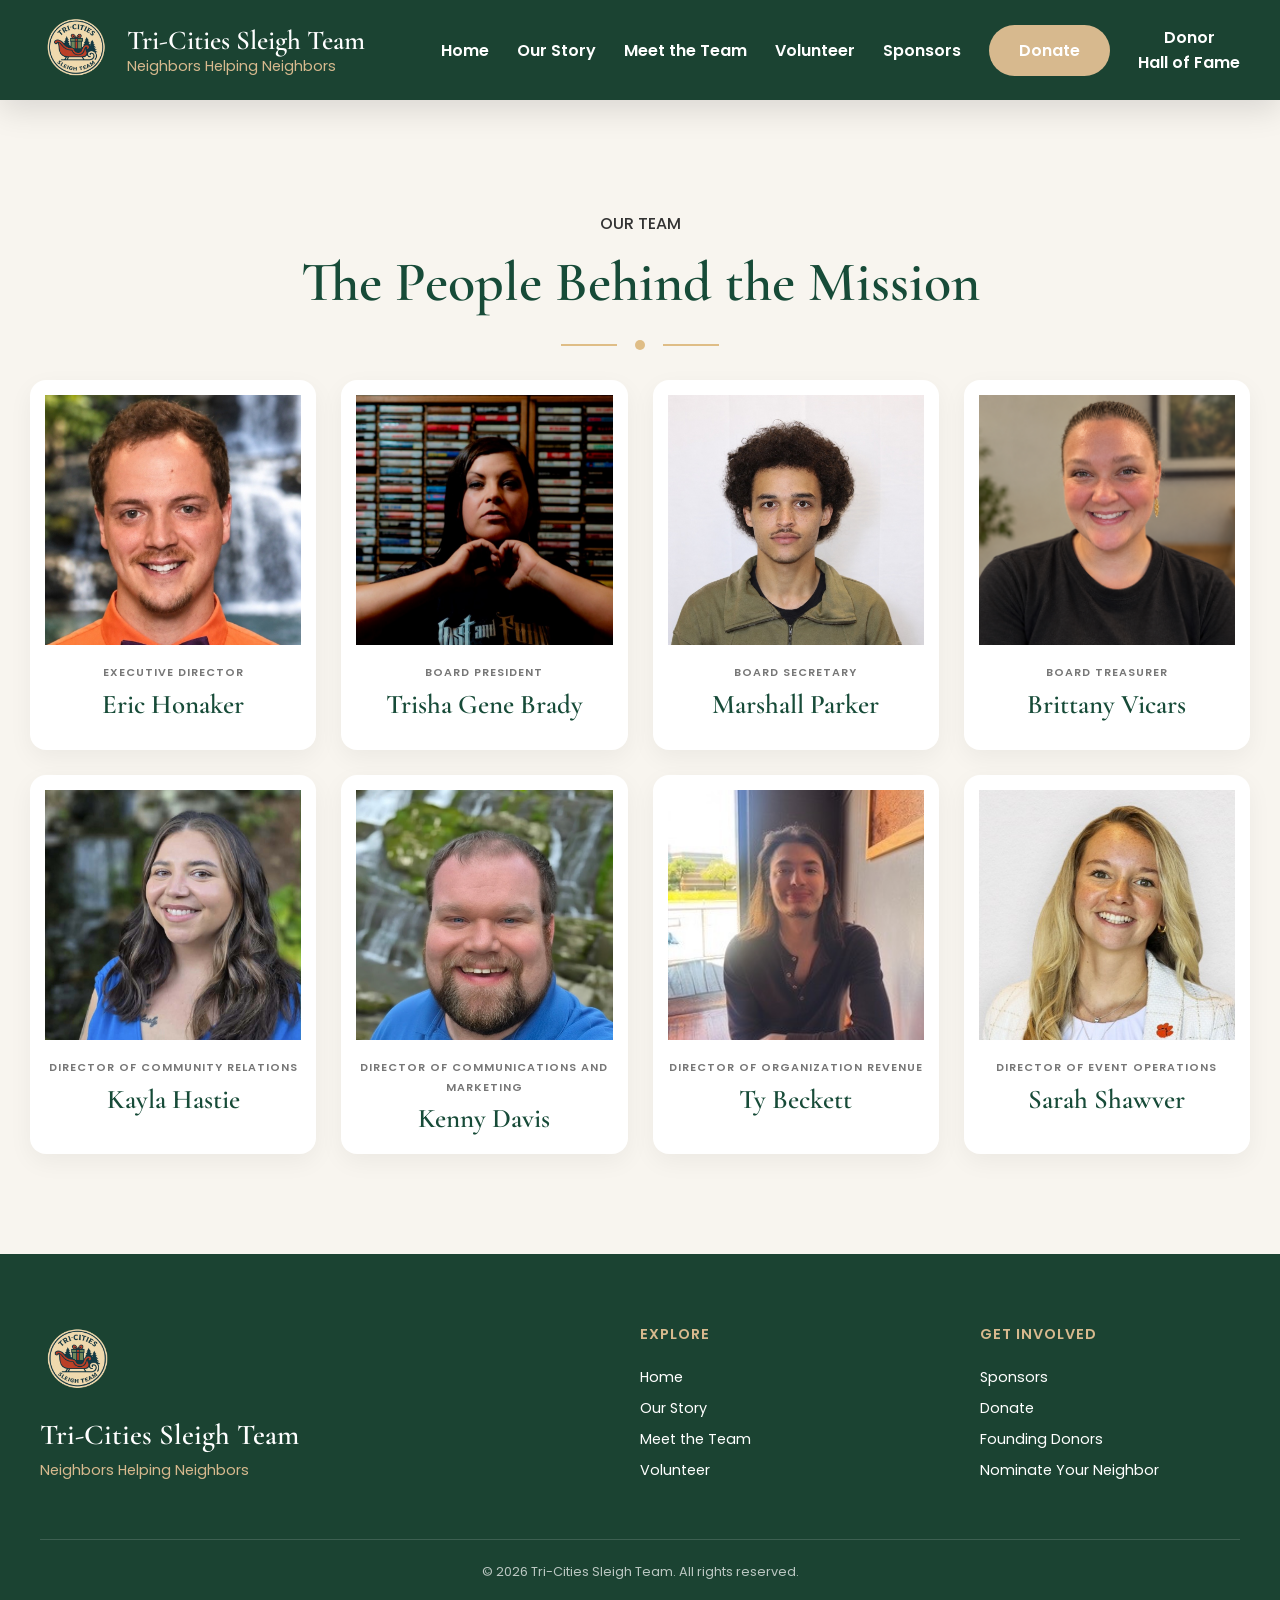
<file: team.html>
<!DOCTYPE html>
<html lang="en">

<head>

    <meta charset="UTF-8">

    <meta name="viewport" content="width=device-width, initial-scale=1.0">

    <title>Meet the Team | Tri-Cities Sleigh Team</title> 

    <!-- Google Fonts -->

<link rel="preconnect" href="https://fonts.googleapis.com">

<link
    rel="preconnect"
    href="https://fonts.gstatic.com"
    crossorigin
>

<link
    href="https://fonts.googleapis.com/css2?family=Cormorant+Garamond:wght@500;600;700&family=Poppins:wght@300;400;500;600;700&display=swap"
    rel="stylesheet"
>

<!-- CSS -->

<link rel="stylesheet" href="style.css">

</head>


<body class="team-page">


    <!-- =========================================
     HEADER / NAVIGATION
========================================= -->

<header>
    <div class="header-container">

        <a href="index.html" class="logo-link">
            <img
                src="images/logo.png"
                alt="Tri-Cities Sleigh Team"
                class="logo"
            >

            <div class="logo-text">
                <h2>Tri-Cities Sleigh Team</h2>
                <p>Neighbors Helping Neighbors</p>
            </div>
        </a>

        <button class="menu-toggle" type="button" aria-label="Open navigation menu">
    ☰
</button>

        <nav>
            <a href="index.html">Home</a>
            <a href="our-story.html">Our Story</a>
            <a href="team.html">Meet the Team</a>
            <a href="volunteer.html">Volunteer</a>
            <a href="sponsors.html">Sponsors</a>

            <a
    href="https://www.zeffy.com/en-US/donation-form/donate-to-change-lives-23209"
    class="donate-button"
    target="_blank"
    rel="noopener noreferrer"
>
    Donate
</a>
            <a href="founding-donors.html" class="donor-hall-link">
    Donor<br>Hall of Fame
</a>
        </nav>

    </div>
</header>


    <!-- ========================================= -->
    <!-- MEET THE TEAM -->
    <!-- ========================================= -->

    <main class="meet-team-page team-page-spacing">

        <!-- ========================================= -->
        <!-- OUR TEAM -->
        <!-- ========================================= -->

        <section class="meet-team-members">


            <div class="meet-team-heading">

                <p class="meet-team-heading-label">
                    OUR TEAM
                </p>

                <h2>
                    The People Behind the Mission
                </h2>


                <div class="meet-team-divider">

                    <span></span>

                    <div class="meet-team-divider-dot"></div>

                    <span></span>

                </div>

            </div>



            <!-- ========================================= -->
            <!-- TEAM GRID -->
            <!-- ========================================= -->

            <div class="meet-team-grid">


                <!-- ERIC HONAKER -->

                <article class="meet-team-card">

                    <div class="meet-team-photo">
    <img
        src="images/eric-honaker.jpg"
        alt="Eric Honaker, Executive Director"
        class="eric-team-photo"
    >
</div>


                    <div class="meet-team-info">

                        <p class="meet-team-role">
    Executive Director
</p>

                        <h3 class="meet-team-name">
                            Eric Honaker
                        </h3>

                    </div>

                </article>



                <!-- Trisha Gene Brady -->

                <article class="meet-team-card">

                    <div class="meet-team-photo">
    <img
        src="images/trisha-gene-brady.jpg"
        alt="Trisha Gene Brady, Board President"
    >
</div>

                    <div class="meet-team-info">

                        <p class="meet-team-role">
                            Board President
                        </p>

                        <h3 class="meet-team-name">
                            Trisha Gene Brady
                        </h3>

                    </div>

                </article>



                <!-- MARSHALL PARKER -->

                <article class="meet-team-card">

                    <div class="meet-team-photo">
    <img
        src="images/marshall-parker.jpg"
        alt="Marshall Parker, Board Secretary"
    >
</div>


                    <div class="meet-team-info">

                        <p class="meet-team-role">
                            Board Secretary
                        </p>

                        <h3 class="meet-team-name">
                            Marshall Parker
                        </h3>

                    </div>

                </article>



                <!-- BRITTANY Vicars -->

<article class="meet-team-card">

    <div class="meet-team-photo">
        <img
            src="images/brittany-vicars.jpg"
            alt="Brittany Vicars, Board Treasurer"
            class="brittany-team-photo"
        >
    </div>


                    <div class="meet-team-info">

                        <p class="meet-team-role">
                            Board Treasurer
                        </p>

                        <h3 class="meet-team-name">
                            Brittany Vicars
                        </h3>

                    </div>

                </article>



                <!-- KAYLA HASTIE -->

                <article class="meet-team-card">

                    <div class="meet-team-photo">
    <img
        src="images/kayla-hastie.jpg"
        alt="Kayla Hastie, Director of Community Relations"
    >
</div>

                    <div class="meet-team-info">

                        <p class="meet-team-role">
                            Director of 
                            Community Relations
                        </p>

                        <h3 class="meet-team-name">
                            Kayla Hastie
                        </h3>

                    </div>

                </article>



                <!-- KENNY DAVIS -->

                <article class="meet-team-card">

                    <div class="meet-team-photo">
    <img
        src="images/kenny-davis.jpg"
        alt="Kenny Davis, Director of Communications and Marketing"
    >
</div>

                    <div class="meet-team-info">

                        <p class="meet-team-role">
    DIRECTOR OF
    COMMUNICATIONS AND MARKETING
</p>

                        <h3 class="meet-team-name">
                            Kenny Davis
                        </h3>

                    </div>

                </article>



                <!-- Ty Beckett -->

                <article class="meet-team-card">

                    <div class="meet-team-photo">
    <img
        src="images/ty-beckett.jpg"
        alt="Ty Beckett, Director of Organization Revenue"
    >
</div>

                    <div class="meet-team-info">

                        <p class="meet-team-role">
                            Director of 
                            Organization Revenue
                        </p>

                        <h3 class="meet-team-name">
                            Ty Beckett
                        </h3>

                    </div>

                </article>



                <!-- Sarah Shawver -->

                <article class="meet-team-card">

<div class="meet-team-photo">
    <img
        src="images/sarah-shawver.jpg"
        alt="Sarah Shawver, Director of Event Operations"
    >
</div>


                    <div class="meet-team-info">

                        <p class="meet-team-role">
                            Director of Event Operations
                        </p>

                        <h3 class="meet-team-name">
                            Sarah Shawver
                        </h3>

                    </div>

                </article>


            </div>

        </section>


    </main>



    <!-- =========================================
     FOOTER
========================================= -->

<footer>

    <div class="footer-container">

        <div class="footer-brand">

            <img
                src="images/logo.png"
                alt="Tri-Cities Sleigh Team"
            >

            <h2>
                Tri-Cities Sleigh Team
            </h2>

            <p>
                Neighbors Helping Neighbors
            </p>

        </div>


        <div class="footer-links">

            <h3>
                Explore
            </h3>

            <a href="index.html">Home</a>

            <a href="our-story.html">Our Story</a>

            <a href="team.html">Meet the Team</a>

            <a href="volunteer.html">Volunteer</a>

        </div>


        <div class="footer-links">

            <h3>
                Get Involved
            </h3>

            <a href="sponsors.html">Sponsors</a>

            <a
    href="https://www.zeffy.com/en-US/donation-form/donate-to-change-lives-23209"
    class="donate-button"
    target="_blank"
    rel="noopener noreferrer"
>
    Donate
</a>
            
            <a href="founding-donors.html">Founding Donors</a>

            <a href="nominate.html">Nominate Your Neighbor</a>

        </div>

    </div>


    <div class="footer-bottom">

        <p>
            © 2026 Tri-Cities Sleigh Team. All rights reserved.
        </p>

    </div>

</footer>

<script src="script.js"></script>

</body>

</html>
</file>
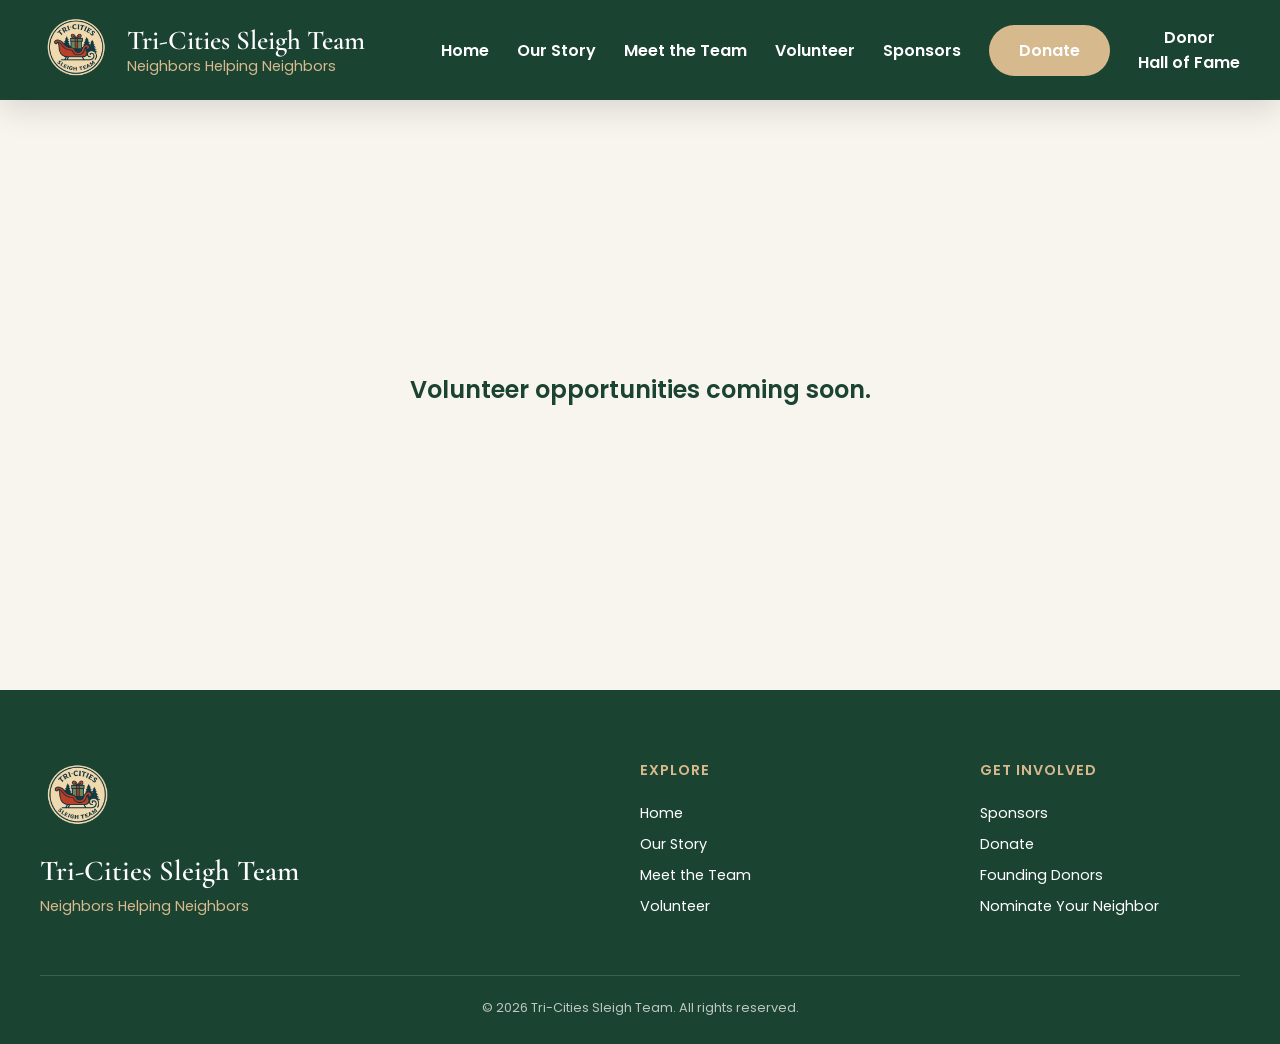
<file: volunteer.html>
<!DOCTYPE html>
<html lang="en">

<head>

    <meta charset="UTF-8">

    <meta name="viewport" content="width=device-width, initial-scale=1.0">

    <title>Volunteer | Tri-Cities Sleigh Team</title>


    <!-- Google Fonts -->

    <link rel="preconnect" href="https://fonts.googleapis.com">

    <link rel="preconnect" href="https://fonts.gstatic.com" crossorigin>

    <link
        href="https://fonts.googleapis.com/css2?family=Cormorant+Garamond:wght@500;600;700&family=Poppins:wght@400;500;600;700&display=swap"
        rel="stylesheet"
    >


    <!-- Main Stylesheet -->

    <link rel="stylesheet" href="style.css">

</head>


<body class="volunteer-page">


   <!-- =========================================
     HEADER / NAVIGATION
========================================= -->

<header>
    <div class="header-container">

        <a href="index.html" class="logo-link">
            <img
                src="images/logo.png"
                alt="Tri-Cities Sleigh Team"
                class="logo"
            >

            <div class="logo-text">
                <h2>Tri-Cities Sleigh Team</h2>
                <p>Neighbors Helping Neighbors</p>
            </div>
        </a>

        <button class="menu-toggle" type="button" aria-label="Open navigation menu">
    ☰
</button>

        <nav>
            <a href="index.html">Home</a>
            <a href="our-story.html">Our Story</a>
            <a href="team.html">Meet the Team</a>
            <a href="volunteer.html">Volunteer</a>
            <a href="sponsors.html">Sponsors</a>

            <a
    href="https://www.zeffy.com/en-US/donation-form/donate-to-change-lives-23209"
    class="donate-button"
    target="_blank"
    rel="noopener noreferrer"
>
    Donate
</a>

            <a href="founding-donors.html" class="donor-hall-link">
    Donor<br>Hall of Fame
</a>
        </nav>

    </div>
</header>

    <!-- =========================================
         MAIN CONTENT
    ========================================== -->

    <main>

    <div class="volunteer-coming-soon">
        <p>Volunteer opportunities coming soon.</p>
    </div>

    <form id="volunteer-form">


            <!-- =========================================
                 VOLUNTEER INTRO
            ========================================== -->

            <section class="volunteer-intro">

                <p class="volunteer-label">
                    VOLUNTEER WITH US
                </p>

                <h1>
                    Give Your Time.<br>
                    Make a Difference.
                </h1>

                <p class="volunteer-intro-text">
                    Volunteers are an important part of the Tri-Cities Sleigh Team.
                    Whether you can give a few hours or want to become more involved,
                    your time can help us build a stronger, more connected community.
                </p>

                <div class="volunteer-divider">

                    <span></span>

                    <div></div>

                    <span></span>

                </div>

            </section>



            <!-- =========================================
                 YOUR INFORMATION
            ========================================== -->

            <section class="volunteer-section">

                <div class="volunteer-form-card">

                    <p class="volunteer-section-label">
                        ABOUT YOU
                    </p>

                    <h2>
                        Your Information
                    </h2>

                    <div class="volunteer-line"></div>


                    <div class="volunteer-form-grid">


                        <div class="volunteer-field">

                            <label for="full-name">
                                Your Full Name
                            </label>

                            <input
                                type="text"
                                id="full-name"
                                name="full-name"
                                placeholder="John Smith"
                                required
                            >

                        </div>


                        <div class="volunteer-field">

                            <label for="email">
                                Email Address
                            </label>

                            <input
                                type="email"
                                id="email"
                                name="email"
                                placeholder="john@email.com"
                                required
                            >

                        </div>


                        <div class="volunteer-field">

                            <label for="phone">
                                Phone Number
                            </label>

                            <input
                                type="tel"
                                id="phone"
                                name="phone"
                                placeholder="(123) 456-7890"
                                required
                            >

                        </div>


                        <div class="volunteer-field">

                            <label>
                                City / State / ZIP
                            </label>

                            <div class="location-fields">

                                <input
                                    type="text"
                                    name="city"
                                    placeholder="City"
                                >

                                <input
                                    type="text"
                                    name="state"
                                    placeholder="State"
                                >

                                <input
                                    type="text"
                                    name="zip"
                                    placeholder="ZIP"
                                >

                            </div>

                        </div>

                    </div>

                </div>



                <!-- =========================================
                     YOUR TIME MATTERS
                ========================================== -->

                <aside class="volunteer-info-card">

                    <p class="volunteer-section-label">
                        YOUR TIME
                    </p>

                    <h2>
                        Matters
                    </h2>

                    <div class="volunteer-info-line"></div>

                    <p>
                        Every volunteer helps us build a stronger,
                        more connected community. Whether you can
                        give a few hours or want to become regularly
                        involved, we're grateful you're interested
                        in being part of the team.
                    </p>

                </aside>

            </section>



            <!-- =========================================
                 HOW WOULD YOU LIKE TO HELP?
            ========================================== -->

            <section class="volunteer-full-section">

                <div class="volunteer-form-card">

                    <p class="volunteer-section-label">
                        GET INVOLVED
                    </p>

                    <h2>
                        How Would You Like to Help?
                    </h2>

                    <p class="volunteer-instruction">
                        Select all that interest you. You can choose more than one.
                    </p>


                    <div class="volunteer-options">


                        <label class="volunteer-option">

                            <input
                                type="checkbox"
                                name="interest"
                                value="event-support"
                                required
                            >

                            <span>
                                Event Support
                                <small>Setup, Distribution, Cleanup</small>
                            </span>

                        </label>


                        <label class="volunteer-option">

                            <input
                                type="checkbox"
                                name="interest"
                                value="community-outreach"
                            >

                            <span>
                                Community Outreach
                                <small>Local Events, Awareness</small>
                            </span>

                        </label>


                        <label class="volunteer-option">

                            <input
                                type="checkbox"
                                name="interest"
                                value="fundraising"
                            >

                            <span>
                                Fundraising
                                <small>Events, Campaigns, Sponsorships</small>
                            </span>

                        </label>


                        <label class="volunteer-option">

                            <input
                                type="checkbox"
                                name="interest"
                                value="administrative"
                            >

                            <span>
                                Administrative Support
                                <small>Office Tasks, Organization</small>
                            </span>

                        </label>


                        <label class="volunteer-option">

                            <input
                                type="checkbox"
                                name="interest"
                                value="marketing"
                            >

                            <span>
                                Marketing / Social Media
                                <small>Content Creation, Promotions</small>
                            </span>

                        </label>


                        <label class="volunteer-option">

                            <input
                                type="checkbox"
                                name="interest"
                                value="media"
                            >

                            <span>
                                Photography / Media
                                <small>Photos, Video, Storytelling</small>
                            </span>

                        </label>


                        <label class="volunteer-option volunteer-option-other">

                            <input
                                type="checkbox"
                                name="interest"
                                value="other"
                            >

                            <span>
                                Other
                            </span>

                            <input
                                type="text"
                                name="other-interest"
                                placeholder="Please specify..."
                            >

                        </label>


                    </div>

                </div>

            </section>



            <!-- =========================================
                 AVAILABILITY
            ========================================== -->

            <section class="volunteer-full-section">

                <div class="volunteer-form-card">

                    <p class="volunteer-section-label">
                        YOUR AVAILABILITY
                    </p>

                    <h2>
                        When Are You Available?
                    </h2>

                    <p class="volunteer-instruction">
                        Select all that apply.
                    </p>


                    <div class="availability-options">


                        <label class="volunteer-option">

                            <input
                                type="checkbox"
                                name="availability"
                                value="weekdays"
                                required
                            >

                            <span>
                                Weekdays
                            </span>

                        </label>


                        <label class="volunteer-option">

                            <input
                                type="checkbox"
                                name="availability"
                                value="weeknights"
                            >

                            <span>
                                Weeknights
                            </span>

                        </label>


                        <label class="volunteer-option">

                            <input
                                type="checkbox"
                                name="availability"
                                value="weekends"
                            >

                            <span>
                                Weekends
                            </span>

                        </label>


                        <label class="volunteer-option">

                            <input
                                type="checkbox"
                                name="availability"
                                value="flexible"
                            >

                            <span>
                                Flexible / As Needed
                            </span>

                        </label>

                    </div>


                    <h3 class="availability-question">
                        How often would you like to volunteer?
                    </h3>


                    <div class="availability-options">


                        <label class="volunteer-option">

                            <input
                                type="radio"
                                name="frequency"
                                value="one-time"
                                required
                            >

                            <span>
                                One-time opportunities
                            </span>

                        </label>


                        <label class="volunteer-option">

                            <input
                                type="radio"
                                name="frequency"
                                value="occasionally"
                            >

                            <span>
                                Occasionally
                            </span>

                        </label>


                        <label class="volunteer-option">

                            <input
                                type="radio"
                                name="frequency"
                                value="regularly"
                            >

                            <span>
                                Regularly
                            </span>

                        </label>


                        <label class="volunteer-option">

                            <input
                                type="radio"
                                name="frequency"
                                value="not-sure"
                            >

                            <span>
                                I'm not sure yet
                            </span>

                        </label>

                    </div>

                </div>

            </section>



            <!-- =========================================
                 EXPERIENCE & INTERESTS
            ========================================== -->

            <section class="volunteer-full-section">

                <div class="volunteer-form-card">

                    <p class="volunteer-section-label">
                        TELL US MORE
                    </p>

                    <h2>
                        Your Experience & Interests
                    </h2>


                    <div class="volunteer-form-grid">


                        <div class="volunteer-field">

                            <label for="previous-volunteer">
                                Have you volunteered with an organization before?
                            </label>

                            <select
                                id="previous-volunteer"
                                name="previous-volunteer"
                            >

                                <option value="">
                                    Select an option
                                </option>

                                <option value="yes">
                                    Yes
                                </option>

                                <option value="no">
                                    No
                                </option>

                            </select>

                        </div>


                        <div class="volunteer-field">

                            <label for="experience">
                                If yes, please tell us about your experience.
                            </label>

                            <textarea
                                id="experience"
                                name="experience"
                                placeholder="Tell us about your previous volunteer experience..."
                            ></textarea>

                        </div>


                        <div class="volunteer-field">

                            <label for="skills">
                                What skills, talents, or experience would you like to contribute?
                            </label>

                            <textarea
                                id="skills"
                                name="skills"
                                placeholder="Examples: organization, event planning, communication, etc."
                            ></textarea>

                        </div>


                        <div class="volunteer-field">

                            <label for="why-volunteer">
                                Why do you want to volunteer with the Tri-Cities Sleigh Team?
                            </label>

                            <textarea
                                id="why-volunteer"
                                name="why-volunteer"
                                placeholder="Tell us what motivates you to get involved..."
                            ></textarea>

                        </div>


                        <div class="volunteer-field volunteer-field-full">

                            <label for="additional-info">
                                Is there anything else you'd like us to know?
                            </label>

                            <textarea
                                id="additional-info"
                                name="additional-info"
                                placeholder="Share any additional information..."
                            ></textarea>

                        </div>

                    </div>

                </div>

            </section>



            <!-- =========================================
                 SUBMIT
            ========================================== -->

            <section class="volunteer-submit-section">

                <div class="volunteer-submit-card">

                    <p class="volunteer-section-label">
                        READY TO GET INVOLVED?
                    </p>


                    <label class="agreement">

                        <input
                            type="checkbox"
                            id="volunteer-agreement"
                            required
                        >

                        <span>
                            I understand that submitting this volunteer application
                            does not guarantee a volunteer position.
                        </span>

                    </label>


                    <label class="agreement">

                        <input
                            type="checkbox"
                            id="volunteer-accuracy"
                            required
                        >

                        <span>
                            I certify that the information I have provided is
                            accurate to the best of my knowledge.
                        </span>

                    </label>


                    <button
                        type="submit"
                        class="volunteer-submit-button"
                    >
                        Submit Volunteer Application
                    </button>

                </div>

            </section>


        </form>

    </main>



    <!-- =========================================
     FOOTER
========================================= -->

<footer>

    <div class="footer-container">

        <div class="footer-brand">

            <img
                src="images/logo.png"
                alt="Tri-Cities Sleigh Team"
            >

            <h2>
                Tri-Cities Sleigh Team
            </h2>

            <p>
                Neighbors Helping Neighbors
            </p>

        </div>


        <div class="footer-links">

            <h3>
                Explore
            </h3>

            <a href="index.html">Home</a>

            <a href="our-story.html">Our Story</a>

            <a href="team.html">Meet the Team</a>

            <a href="volunteer.html">Volunteer</a>

        </div>


        <div class="footer-links">

            <h3>
                Get Involved
            </h3>

            <a href="sponsors.html">Sponsors</a>

            <a
    href="https://www.zeffy.com/en-US/donation-form/donate-to-change-lives-23209"
    class="donate-button"
    target="_blank"
    rel="noopener noreferrer"
>
    Donate
</a>

            <a href="founding-donors.html">Founding Donors</a>

            <a href="nominate.html">Nominate Your Neighbor</a>

        </div>

    </div>


    <div class="footer-bottom">

        <p>
            © 2026 Tri-Cities Sleigh Team. All rights reserved.
        </p>

    </div>

</footer>

<script src="script.js"></script>

</body>

</html>
</file>
<file: style.css>
/* ==================================================
   TRI-CITIES SLEIGH TEAM
   VERSION 6.0
================================================== */


/* =========================================
   VARIABLES
========================================= */

:root{

    --green:#1B4332;
    --green-light:#2D6A4F;

    --red:#A52A2A;

    --tan:#D7B98E;

    --cream:#FAF7F2;

    --white:#FFFFFF;

    --text:#333333;

    --gray:#777777;

    --shadow-sm:0 4px 12px rgba(0,0,0,.08);
    --shadow-md:0 10px 30px rgba(0,0,0,.12);
    --shadow-lg:0 18px 45px rgba(0,0,0,.18);

    --radius-sm:12px;
    --radius-md:18px;
    --radius-lg:28px;

    --transition:.35s ease;

}



/* =========================================
   RESET
========================================= */

*{

    margin:0;
    padding:0;
    box-sizing:border-box;

}

html{

    scroll-behavior:smooth;

}

body{

    font-family:'Poppins',sans-serif;

    background:var(--cream);

    color:var(--text);

    overflow-x:hidden;

    padding-top:90px;

}

img{

    display:block;

    max-width:100%;

}

a{

    text-decoration:none;

    color:inherit;

}

ul{

    list-style:none;

}



/* =========================================
   TYPOGRAPHY
========================================= */

h1,
h2,
h3{

    font-family:'Cormorant Garamond',serif;

}

h1{

    font-size:4.5rem;

    line-height:1.1;

    color:var(--green);

}

h2{

    font-size:3rem;

    color:var(--green);

    margin-bottom:20px;

}

h3{

    font-size:2rem;

    color:var(--green);

}

p{

    line-height:1.8;

}



/* =========================================
   GLOBAL LAYOUT
========================================= */

.container{

    width:100%;

    max-width:1200px;

    margin:auto;

}

section{

    padding:100px 8%;

}

.section-tag{

    color:var(--red);

    font-size:.8rem;

    font-weight:700;

    letter-spacing:4px;

    text-transform:uppercase;

    margin-bottom:12px;

}

.section-description{

    color:var(--gray);

    max-width:700px;

    margin:20px auto 0;

    line-height:1.8;

}

.text-center{

    text-align:center;

}

.text-left{

    text-align:left;

}

/* =========================================
   BUTTONS
========================================= */

.btn{

    display:inline-block;

    background:var(--tan);

    color:var(--green);

    padding:16px 38px;

    border:none;

    border-radius:50px;

    font-size:1rem;

    font-weight:600;

    letter-spacing:.5px;

    cursor:pointer;

    transition:var(--transition);

    box-shadow:var(--shadow-sm);

}

.btn:hover{

    background:white;

    transform:translateY(-4px);

    box-shadow:var(--shadow-md);

}

.btn-secondary{

    background:transparent;

    color:white;

    border:2px solid white;

}

.btn-secondary:hover{

    background:white;

    color:var(--green);

}

.donate-btn {
    background: var(--tan);
    color: var(--green);
    padding: 14px 32px;
    border-radius: 30px;
    font-weight: 600;
}



/* =========================================
   HEADER / NAVIGATION
========================================= */

header {
    position: fixed;
    top: 0;
    left: 0;
    width: 100%;
    z-index: 9999;
    background: var(--green);
    box-shadow: var(--shadow-md);
    box-sizing: border-box;
    transition: var(--transition);
}

.header-container {
    width: 100%;
    max-width: 1400px;
    min-height: 92px;
    margin: 0 auto;
    padding: 14px 40px;
    display: flex;
    align-items: center;
    justify-content: space-between;
    gap: 40px;
    box-sizing: border-box;
}

.logo-link {
    display: flex;
    align-items: center;
    gap: 15px;
    flex-shrink: 0;
    text-decoration: none;
}

.logo-link .logo {
    width: 72px;
    height: 72px;
    max-width: 72px;
    max-height: 72px;
    object-fit: contain;
    display: block;
    flex-shrink: 0;
}

.logo-link .logo-text {
    display: flex;
    flex-direction: column;
    justify-content: center;
}

.logo-link .logo-text h2 {
    margin: 0;
    font-family: "Cormorant Garamond", serif;
    font-size: 1.7rem;
    line-height: 1;
    font-weight: 600;
    color: white;
    white-space: nowrap;
}

.logo-link .logo-text p {
    margin: 5px 0 0;
    font-family: "Poppins", sans-serif;
    font-size: .9rem;
    line-height: 1;
    color: var(--tan);
    white-space: nowrap;
}


/* =========================================
   NAV LINKS
========================================= */

header nav {
    display: flex;
    align-items: center;
    justify-content: flex-end;
    gap: 28px;
    margin-left: auto;
}

header nav a {
    position: relative;
    display: inline-block;

    font-family: "Poppins", sans-serif;
    font-size: 1rem;
    font-weight: 600;

    color: white;
    text-decoration: none;
    white-space: nowrap;

    transition: var(--transition);
}

header nav a:hover {
    color: var(--tan);
}

header nav a::after {
    content: "";
    position: absolute;
    left: 0;
    bottom: -6px;
    width: 0;
    height: 2px;
    background: var(--tan);
    transition: var(--transition);
}

header nav a:hover::after {
    width: 100%;
}

.menu-toggle {
    display: none;
    border: none;
    background: transparent;
    color: white;
    font-size: 2rem;
    line-height: 1;
    cursor: pointer;
    padding: 6px;
}

/* =========================================
   DONATE COMING SOON
========================================= */

header nav .donate-button {
    display: inline-block;

    padding: 13px 30px;

    border-radius: 30px;

    background: var(--tan);

    font-family: "Poppins", sans-serif;
    font-size: 1rem;
    font-weight: 600;
    line-height: normal;

    color: white;
    text-decoration: none;
    white-space: nowrap;

    cursor: default;
}


/* =========================================
   TABLET / SMALL DESKTOP
========================================= */

@media (max-width: 1100px) {

    .header-container {
        padding: 14px 25px;
        gap: 20px;
    }

    .logo-link .logo {
        width: 62px;
        height: 62px;
    }

    .logo-link .logo-text h2 {
        font-size: 1.45rem;
    }

    .logo-link .logo-text p {
        font-size: .78rem;
    }

    header nav {
        gap: 18px;
    }

    header nav a {
        font-size: .88rem;
    }

    header nav .donate-button {
        padding: 11px 22px;
        font-size: .88rem;
    }
}


/* =========================================
   MOBILE
========================================= */

@media (max-width: 800px) {
    .header-container {
        min-height: 78px;
        padding: 10px 20px;
        position: relative;
    }

    .menu-toggle {
        display: block;
        margin-left: auto;
    }

    header nav {
        display: none;
        position: absolute;
        top: 100%;
        left: 0;
        width: 100%;
        padding: 18px 20px 24px;
        background: var(--green);
        flex-direction: column;
        align-items: stretch;
        gap: 0;
        box-shadow: var(--shadow-md);
        box-sizing: border-box;
    }

    header nav.open {
        display: flex;
    }

    header nav a,
    header nav .donate-button {
        width: 100%;
        text-align: center;
        padding: 14px 12px;
        box-sizing: border-box;
    }

    header nav a::after {
        display: none;
    }

    header nav .donate-button {
        margin: 4px 0;
    }
}

/* =========================================
HOME HERO — SPLIT LAYOUT
========================================= */

.home-hero {
    display: grid;
    grid-template-columns: 44% 56%;
    min-height: 600px;
    margin-top: 0;
    padding: 0;
    background: var(--cream);
    overflow: hidden;
}


/* =========================================
LEFT SIDE — CREAM CONTENT
========================================= */

.hero-content {
    display: flex;
    align-items: center;
    background: var(--cream);
    padding: 70px 8%;
    box-sizing: border-box;
}

.hero-text {
    width: 100%;
    max-width: 600px;
    margin: 0 auto;
    text-align: center;
}


/* =========================================
HERO TITLE
========================================= */

.hero-text h1 {
    font-size: 4.5rem;
    line-height: 1;
    color: var(--green);
    margin-bottom: 24px;
    font-weight: 700;
    white-space: normal;
}


/* =========================================
HERO DIVIDER
========================================= */

.hero-divider {
    display: flex;
    align-items: center;
    justify-content: center;
    gap: 14px;
    margin-bottom: 30px;
}

.hero-divider span {
    width: 55px;
    height: 2px;
    background: var(--tan);
}

.hero-divider p {
    margin: 0;
    color: var(--green);
    font-size: 1.05rem;
    font-weight: 600;
}


/* =========================================
SERVICE AREA
========================================= */

.service-area {
    margin-bottom: 32px;
}

.service-title {
    color: var(--red);
    font-size: .72rem;
    letter-spacing: 4px;
    font-weight: 700;
    margin-bottom: 12px;
}

.service-area h3 {
    font-size: 1.55rem;
    line-height: 1.2;
    color: var(--green);
    margin-bottom: 14px;
}

.cities {
    font-size: 1rem;
    line-height: 1.65;
    color: #5f625e;
}


/* =========================================
HERO BUTTONS
========================================= */

.hero-buttons {
    display: flex;
    justify-content: center;
    align-items: center;
    gap: 14px;
    flex-wrap: wrap;
}

.hero-buttons .btn {
    padding: 16px 25px;
    font-size: .95rem;
    border-radius: 14px;
    box-shadow: 0 10px 25px rgba(0,0,0,.14);
}

.hero-buttons .btn:hover {
    transform: translateY(-3px);
}


/* DONATE BUTTON */

.hero-buttons .btn-secondary {
    background: var(--tan);
    color: var(--green);
    border: 2px solid var(--tan);
    opacity: 1;
}

.hero-buttons .btn-secondary:hover {
    background: var(--tan);
    color: var(--green);
}


/* =========================================
RIGHT SIDE — MAP
========================================= */

.hero-image {
    width: 100%;
    height: 100%;
    min-height: 0;
    align-self: stretch;
    overflow: hidden;
    display: flex;
    align-items: center;
    justify-content: center;
}

.hero-image img {
    display: block;
    width: 100%;
    height: 100%;
    object-fit: cover;
    object-position: center;
}


/* =========================================
HOME HERO — MOBILE
========================================= */

@media (max-width: 700px) {

    .home-hero {
        display: flex;
        flex-direction: column;
        min-height: auto;
        margin-top: 78px;
    }

    .hero-content {
        width: 100%;
        padding: 70px 6% 65px;
    }

    .hero-text {
        max-width: 100%;
        text-align: center;
    }

    .hero-text h1 {
        font-size: 2.7rem;
        line-height: 1;
        white-space: normal;
    }

    .hero-divider {
        justify-content: center;
    }

    .hero-divider span {
        width: 40px;
    }

    .service-area h3 {
        font-size: 1.35rem;
    }

    .cities {
        font-size: .95rem;
    }

    .hero-buttons {
        justify-content: center;
    }

    .hero-buttons .btn {
        width: 100%;
        box-sizing: border-box;
    }

    .hero-image {
        width: 100%;
        height: 520px;
        min-height: 520px;
    }

}

/* =========================================
   HIDE HERO IMAGE ON TABLET + MOBILE
========================================= */

@media (max-width: 800px) {

    .hero-image {
        display: none;
    }

    .home-hero {
        display: flex;
        min-height: 600px;
        background: var(--cream);
    }

    .hero-content {
        width: 100%;
    }

}

/* =========================================
   SHARED PAGE HERO
========================================= */

.page-hero{

    background:var(--cream);

    text-align:center;

    padding:90px 8% 70px;

}

.page-hero-content{

    max-width:800px;

    margin:auto;

}

.page-hero h1{

    margin:15px 0 20px;

}

.page-hero .section-description{

    max-width:720px;

}

/* =========================================
   SHARED PAGE HERO
========================================= */

.page-hero{

    background:var(--cream);

    text-align:center;

    padding:90px 8% 70px;

}

.page-hero-content{

    max-width:800px;

    margin:auto;

}

.page-hero h1{

    margin:15px 0 20px;

}

.page-hero .section-description{

    max-width:720px;

}



/* =========================================
   SHARED SECTION HEADERS
========================================= */

.section-heading{

    text-align:center;

    max-width:750px;

    margin:0 auto 70px;

}

.section-heading h2{

    margin:15px 0 20px;

}

.section-heading p{

    color:var(--gray);

}



/* =========================================
   GENERAL CARD
========================================= */

.card{

    background:white;

    border-radius:20px;

    padding:40px;

    box-shadow:var(--shadow-sm);

    transition:var(--transition);

}

.card:hover{

    transform:translateY(-8px);

    box-shadow:var(--shadow-md);

}

/* =========================================
   OUR STORY PAGE
========================================= */

.our-story-page {
    background: #f8f5ef;
    color: #333;
}


/* =========================================
   OUR STORY CONTENT
========================================= */

.our-story-content {
    padding: 90px 40px 70px;
    box-sizing: border-box;
}


.our-story-container {
    max-width: 1100px;
    margin: 0 auto;
}


.our-story-container h1 {
    margin: 0 0 55px;

    font-family: "Poppins", sans-serif;
    font-size: 3rem;
    line-height: 1.1;
    font-weight: 700;

    color: #174b38;
}


/* =========================================
   STORY TEXT
========================================= */

.our-story-text {
    max-width: 1050px;
}


.our-story-text p {
    margin: 0 0 45px;

    font-family: "Poppins", sans-serif;
    font-size: 1.55rem;
    line-height: 1.78;
    font-weight: 500;

    color: #333;
}


.our-story-text p:last-child {
    margin-bottom: 0;
}


/* =========================================
   EMPHASIZED TEXT
========================================= */

.our-story-text strong {
    font-weight: 700;
    color: #174b38;
}


/* =========================================
   MOBILE
========================================= */

@media (max-width: 800px) {

    .our-story-content {
        padding: 110px 25px 60px;
    }

    .our-story-container h1 {
        margin-bottom: 40px;
        font-size: 2.4rem;
    }

    .our-story-text p {
        font-size: 1.1rem;
        line-height: 1.75;
        margin-bottom: 35px;
    }

}


@media (max-width: 500px) {

    .our-story-content {
        padding: 100px 20px 50px;
    }

    .our-story-container h1 {
        font-size: 2.1rem;
    }

    .our-story-text p {
        font-size: 1rem;
        line-height: 1.7;
    }

}

/* =========================================
   MEET THE TEAM
========================================= */

.team-section{

    padding:100px 8%;

    text-align:center;

}

.team-grid{

    display:grid;

    grid-template-columns:repeat(auto-fit,minmax(280px,1fr));

    gap:35px;

    margin-top:70px;

}

.team-card{

    background:white;

    border-radius:24px;

    padding:45px 35px;

    text-align:center;

    box-shadow:var(--shadow-sm);

    transition:var(--transition);

}

.team-card:hover{

    background:var(--green);

    transform:translateY(-10px);

    box-shadow:var(--shadow-lg);

}

.team-card img{

    width:150px;

    height:150px;

    object-fit:cover;

    border-radius:50%;

    border:5px solid var(--tan);

    margin:0 auto 25px;

    transition:var(--transition);

}

.team-card:hover img{

    transform:scale(1.05);

    border-color:#E6C58A;

}

.team-card h3{

    margin-bottom:8px;

    transition:var(--transition);

}

.team-card:hover h3{

    color:white;

}

.team-role{

    color:var(--tan);

    font-weight:600;

    margin-bottom:20px;

    text-transform:uppercase;

    letter-spacing:1px;

    font-size:.9rem;

}

.team-card p{

    color:var(--gray);

    line-height:1.8;

    transition:var(--transition);

}

.team-card:hover p{

    color:rgba(255,255,255,.92);

}

/* =========================================
   NOMINATION PAGE
========================================= */

.nomination-form{

    padding:40px 8% 100px;

}

.nomination-form-content{

    display:flex;

    flex-direction:column;

    gap:50px;

}


/* ---------- Top Row ---------- */

.top-form-grid{

    display:grid;

    grid-template-columns:repeat(2,1fr);

    gap:40px;

}


/* ---------- Cards ---------- */

.form-card{

    background:var(--white);

    border-radius:24px;

    padding:50px;

    border:1px solid rgba(0,0,0,.05);

    box-shadow:0 10px 30px rgba(0,0,0,.08);

    transition:var(--transition);

}

.form-card:hover{

    transform:translateY(-4px);

    box-shadow:0 18px 40px rgba(0,0,0,.12);

    border-color:rgba(27,67,50,.12);

}

.form-card h2{

    font-size:2.2rem;

    color:var(--green);

    margin:12px 0 35px;

    padding-bottom:20px;

    border-bottom:1px solid #EFEFEF;

}


/* ---------- Form Groups ---------- */

.form-group{

    margin-bottom:30px;

}

.form-group:last-child{

    margin-bottom:0;

}

.form-group label{

    display:block;

    margin-bottom:10px;

    font-size:.95rem;

    font-weight:600;

    color:var(--green);

}



/* ---------- Inputs ---------- */

.form-group input,
.form-group textarea,
.form-group select{

    width:100%;

    padding:18px 22px;

    border:1px solid #E7E7E7;

    border-radius:14px;

    background:#FAFAFA;

    font-size:1rem;

    font-family:'Poppins',sans-serif;

    transition:all .3s ease;

}

/* ---------- Placeholders ---------- */

.form-group input::placeholder,
.form-group textarea::placeholder{

    color:#A8A8A8;

    font-size:.95rem;

}


/* ---------- Focus ---------- */

.form-group input:focus,
.form-group textarea:focus,
.form-group select:focus{

    outline:none;

    background:white;

    border-color:var(--green);

    box-shadow:0 0 0 4px rgba(27,67,50,.08);

}



/* ---------- Textareas ---------- */

.form-group textarea{

    min-height:220px;

    resize:vertical;

    line-height:1.8;

}



/* ---------- City Row ---------- */

.city-row{

    display:grid;

    grid-template-columns:2fr 1fr 1fr;

    gap:15px;

}

/* =========================================
   NOMINATION PAGE - CONTENT CARDS
========================================= */

/* ---------- Full Width Cards ---------- */

.form-card.full-width{

    width:100%;

}

/* ---------- Story & Support ---------- */

.form-card textarea{

    min-height:220px;

}

.form-description{

    color:var(--gray);

    margin:15px 0 30px;

    line-height:1.8;

    max-width:850px;

}

/* ---------- Bottom Row ---------- */

.bottom-form-grid{

    display:grid;

    grid-template-columns:2fr 1fr;

    gap:40px;

    align-items:stretch;

}

/* ---------- Confidentiality Card ---------- */

.info-card{

    background:linear-gradient(
        180deg,
        var(--green),
        var(--green-light)
    );

    color:white;

    border-radius:24px;

    padding:50px;

    box-shadow:0 14px 35px rgba(0,0,0,.15);

    display:flex;

    flex-direction:column;

    justify-content:center;

}

.info-card h2{

    color:white;

    margin:15px 0 25px;

}

.info-card p{

    color:rgba(255,255,255,.9);

    line-height:1.9;

}

/* ---------- Agreement ---------- */

.checkbox-group{

    display:flex;

    flex-direction:column;

    gap:18px;

    margin-top:10px;

}

.checkbox{

    display:flex;

    align-items:flex-start;

    gap:15px;

    line-height:1.8;

}

.checkbox input{

    margin-top:5px;

    transform:scale(1.2);

    accent-color:var(--green);

}

/* ---------- Submit Button ---------- */

.submit-section{

    text-align:center;

    margin-top:70px;

    margin-bottom:90px;

}

.submit-section .btn{

    min-width:320px;

    padding:20px 60px;

    font-size:1.05rem;

    border-radius:14px;

    box-shadow:0 10px 25px rgba(0,0,0,.12);

    transition:var(--transition);

}

.submit-section .btn:hover{

    transform:translateY(-4px);

    box-shadow:0 18px 35px rgba(0,0,0,.18);

}
/* =========================================
   NOMINATION PAGE RESPONSIVE
========================================= */

@media (max-width:992px){

    .top-form-grid{

        grid-template-columns:1fr;

    }

    .bottom-form-grid{

        grid-template-columns:1fr;

    }

    .city-row{

        grid-template-columns:1fr;

    }

}

@media (max-width:768px){

    .nomination-form{

        padding:20px 6% 80px;

    }

    .nomination-form-content{

        gap:25px;

    }

    .form-card{

        padding:30px 25px;

    }

    .info-card{

        padding:30px 25px;

    }

    .form-card h2,

    .info-card h2{

        font-size:2rem;

    }

    .form-group input,

    .form-group textarea,

    .form-group select{

        font-size:16px;

    }

    .submit-section .btn{

        width:100%;

    }

}

@media (max-width:500px){

    .page-hero{

        padding:70px 6% 50px;

    }

    .page-hero h1{

        font-size:2.6rem;

    }

    .page-hero .section-description{

        font-size:1rem;

    }

    .form-card{

        border-radius:18px;

    }

    .info-card{

        border-radius:18px;

    }

}

/* ========================================= */
/* SPONSORS PAGE */
/* ========================================= */

.sponsors-section {
    background: #f8f5ef;
    padding: 100px 8%;
}

.sponsors-layout {
    max-width: 1200px;
    margin: 0 auto;

    display: grid;
    grid-template-columns: 1fr 1fr;
    gap: 80px;

    align-items: center;
}


/* ========================================= */
/* LEFT SIDE */
/* ========================================= */

.sponsors-intro {
    max-width: 560px;
}

.sponsors-intro h1 {
    margin: 20px 0 25px;
    font-family: "Cormorant Garamond", serif;
    font-size: 64px;
    line-height: 0.95;
    color: #174b38;
}

.sponsors-description {
    max-width: 540px;
    margin: 25px 0 35px;

    font-family: "Poppins", sans-serif;
    font-size: 17px;
    line-height: 1.7;
    color: #777;
}

.sponsor-cta {
    display: inline-block;
}


/* ========================================= */
/* RIGHT SIDE */
/* ========================================= */

.sponsors-display {
    width: 100%;
}

.sponsors-display-heading {
    margin-bottom: 35px;
}

.sponsors-display-heading .heading-divider {
    margin-top: 10px;
}

.sponsors-display-heading .section-label {
    margin-bottom: 12px;

    font-family: "Cormorant Garamond", serif;
    font-size: 42px;
    font-weight: 600;
    letter-spacing: 0;
    text-transform: none;
    white-space: nowrap;
    color: #174b38;
}

.sponsors-display-heading {
    text-align: center;
}

.heading-divider {
    display: flex;
    align-items: center;
    justify-content: center;
    gap: 18px;
    margin: 18px auto 35px;
}

.heading-divider span {
    display: block;
    width: 56px;
    height: 2px;
    background-color: #dfbd86;
}

.divider-dot {
    width: 10px;
    height: 10px;
    background-color: #dfbd86;
    border-radius: 50%;
    flex-shrink: 0;
}


/* ========================================= */
/* SPONSOR CARDS */
/* ========================================= */

.sponsor-grid {
    display: grid;

    grid-template-columns: repeat(2, 1fr);

    gap: 20px;
}

.sponsor-card {
    min-height: 150px;

    background: #ffffff;

    border-radius: 14px;

    display: flex;
    align-items: center;
    justify-content: center;

    box-shadow: 0 8px 25px rgba(0, 0, 0, 0.05);
}

.sponsor-card p {
    margin: 0;

    font-family: "Poppins", sans-serif;
    font-size: 16px;
    font-weight: 500;

    color: #777;
}


/* ========================================= */
/* MOBILE */
/* ========================================= */

@media (max-width: 900px) {

    .sponsors-layout {
        grid-template-columns: 1fr;
        gap: 60px;
    }

    .sponsors-intro h1 {
        font-size: 52px;
    }

}

@media (max-width: 600px) {

    .sponsors-section {
        padding: 70px 6%;
    }

    .sponsor-grid {
        grid-template-columns: 1fr;
    }

    .sponsors-intro h1 {
        font-size: 46px;
        line-height: 1;
    }

    .sponsors-description {
        max-width: 100%;
        font-size: 16px;
    }

    .sponsors-intro .btn {
        width: 100%;
        box-sizing: border-box;
        text-align: center;
    }

    .sponsors-display-heading .section-label {
        font-size: 32px;
        line-height: 1.1;
        white-space: normal;
    }

}

/* ========================================= */
/* MEET THE TEAM PAGE */
/* ========================================= */

.meet-team-page {
    background: #f8f5ef;
    color: #174b38;
    padding-bottom: 100px;
}


/* ========================================= */
/* PAGE INTRO */
/* ========================================= */

.meet-team-hero {
    max-width: 900px;
    margin: 0 auto;
    padding: 95px 20px 75px;
    text-align: center;
}

.meet-team-label {
    margin: 0 0 25px;

    font-family: "Poppins", sans-serif;
    font-size: 16px;
    font-weight: 500;
    letter-spacing: 0;

    color: #333;
}

.meet-team-hero h1 {
    margin: 0;

    font-family: "Cormorant Garamond", serif;
    font-size: 72px;
    line-height: 0.95;
    font-weight: 600;

    color: #174b38;
}


/* ========================================= */
/* DIVIDER */
/* ========================================= */

.meet-team-divider {
    display: flex;
    align-items: center;
    justify-content: center;

    gap: 18px;

    margin: 30px auto;
}

.meet-team-divider span {
    display: block;

    width: 56px;
    height: 2px;

    background: #dfbd86;
}

.meet-team-divider-dot {
    width: 10px;
    height: 10px;

    border-radius: 50%;

    background: #dfbd86;

    flex-shrink: 0;
}


/* ========================================= */
/* INTRO TEXT */
/* ========================================= */

.meet-team-description {
    max-width: 720px;

    margin: 0 auto;

    font-family: "Poppins", sans-serif;
    font-size: 17px;
    line-height: 1.7;

    color: #777;
}


/* ========================================= */
/* TEAM SECTION */
/* ========================================= */

.meet-team-members {
    max-width: 1300px;

    margin: 0 auto;

    padding: 110px 30px 0;
}

.meet-team-heading {
    text-align: center;

    margin-bottom: 30px;
}

.meet-team-heading-label {
    margin: 0 0 15px;

    font-family: "Poppins", sans-serif;
    font-size: 16px;
    font-weight: 500;

    color: #333;
}

.meet-team-heading h2 {
    margin: 0;

    font-family: "Cormorant Garamond", serif;
    font-size: 56px;
    line-height: 1;

    font-weight: 600;

    color: #174b38;
}


/* ========================================= */
/* TEAM GRID */
/* ========================================= */

.meet-team-grid {
    display: grid;

    grid-template-columns: repeat(4, minmax(0, 1fr));

    gap: 25px;
}


/* ========================================= */
/* TEAM CARD */
/* ========================================= */

.meet-team-card {
    background: #ffffff;

    border-radius: 16px;

    overflow: hidden;

    box-shadow: 0 8px 25px rgba(0, 0, 0, 0.05);

    transition:
        transform 0.25s ease,
        box-shadow 0.25s ease;
}

.meet-team-card:hover {
    transform: translateY(-4px);

    box-shadow: 0 14px 35px rgba(0, 0, 0, 0.08);
}


/* ========================================= */
/* TEAM PHOTO */
/* ========================================= */

.meet-team-photo {
    width: calc(100% - 30px);
    height: 250px;

    margin: 15px auto 0;

    overflow: hidden;

    background: #eee7db;

    display: flex;
    align-items: center;
    justify-content: center;
}

.meet-team-photo img {
    display: block;
    width: 100%;
    height: 100%;
    object-fit: cover;
    object-position: center;
}

.meet-team-photo-placeholder {
    width: 100%;
    height: 100%;

    display: flex;
    align-items: center;
    justify-content: center;

    text-align: center;

    padding: 20px;

    font-family: "Poppins", sans-serif;
    font-size: 14px;
    font-weight: 500;

    color: #999;
}


/* ========================================= */
/* TEAM INFORMATION */
/* ========================================= */

.meet-team-info {
    min-height: 105px;

    padding: 18px 12px 22px;

    text-align: center;

    display: flex;
    flex-direction: column;
    align-items: center;
}

.meet-team-role {
    margin: 0 0 8px;

    font-family: "Poppins", sans-serif;
    font-size: 11px;
    font-weight: 600;

    letter-spacing: 1px;
    text-transform: uppercase;

    color: #777;
}

.meet-team-name {
    margin: 0;

    font-family: "Cormorant Garamond", serif;
    font-size: 27px;
    line-height: 1;

    font-weight: 600;

    color: #174b38;
}

/* =========================================
   FOOTER
========================================= */

footer{

    background:var(--green);

    color:white;

    padding:70px 8%;

    margin-top:0;

}

.footer-content{

    max-width:1200px;

    margin:0 auto;

    text-align:center;

}

.footer-content h3{

    font-size:2.2rem;

    color:white;

    margin-bottom:15px;

}

.footer-content p{

    color:rgba(255,255,255,.85);

    line-height:1.8;

    margin-bottom:15px;

}

.footer-divider{

    display:flex;

    align-items:center;

    justify-content:center;

    gap:15px;

    margin:30px 0;

}

.footer-divider span{

    width:90px;

    height:1px;

    background:rgba(255,255,255,.3);

}

.divider-dot{

    width:10px;

    height:10px;

    border-radius:50%;

    background:var(--tan);

}

.copyright{

    margin-top:35px;

    font-size:.9rem;

    color:rgba(255,255,255,.65);

}

@media (max-width: 1000px) {

    .meet-team-grid {
        grid-template-columns: repeat(2, minmax(0, 1fr));
    }

}

@media (max-width: 600px) {

    .meet-team-grid {
        grid-template-columns: 1fr;
    }

}

/* =========================================
   DONATE PAGE
========================================= */

.donate-page {
    background: #f8f5ef;
    color: #333;
}


/* =========================================
   DONATE HERO
========================================= */

.donate-hero {
    max-width: 1200px;
    margin: 0 auto;
    padding: 105px 40px 60px;
}

.donate-label {
    margin: 0 0 22px;
    font-family: "Poppins", sans-serif;
    font-size: 15px;
    font-weight: 500;
    letter-spacing: .5px;
    color: #333;
}

.donate-hero h1 {
    max-width: 800px;
    margin: 0;
    font-family: "Cormorant Garamond", serif;
    font-size: 76px;
    line-height: .95;
    font-weight: 600;
    color: #174b38;
}

.donate-divider {
    display: flex;
    align-items: center;
    gap: 16px;
    margin: 28px 0;
}

.donate-divider span {
    display: block;
    width: 55px;
    height: 2px;
    background: #dfbd86;
}

.donate-divider div {
    width: 9px;
    height: 9px;
    border-radius: 50%;
    background: #dfbd86;
    flex-shrink: 0;
}

.donate-intro {
    max-width: 850px;
    margin: 0 0 30px;
    font-family: "Poppins", sans-serif;
    font-size: 17px;
    line-height: 1.7;
    color: #555;
}


/* =========================================
   DONATE BUTTON
========================================= */

.donate-primary-button {
    display: inline-block;
    padding: 15px 32px;
    border-radius: 30px;
    background: #dfbd86;
    color: white;
    font-family: "Poppins", sans-serif;
    font-size: 15px;
    font-weight: 600;
    text-decoration: none;
    transition: transform .25s ease, background .25s ease;
}

.donate-primary-button:hover {
    background: #d2aa6d;
    color: white;
    transform: translateY(-2px);
}


/* =========================================
   IMPACT SECTION
========================================= */

.donate-impact {
    max-width: 1200px;
    margin: 0 auto;
    padding: 80px 40px 120px;
}

.donate-section-heading {
    text-align: center;
    margin-bottom: 55px;
}

.donate-section-heading > p {
    margin: 0 0 12px;
    font-family: "Poppins", sans-serif;
    font-size: 15px;
    font-weight: 500;
    letter-spacing: .5px;
    color: #333;
}

.donate-section-heading h2 {
    margin: 0;
    font-family: "Cormorant Garamond", serif;
    font-size: 58px;
    line-height: 1;
    font-weight: 600;
    color: #174b38;
}

.donate-section-heading .donate-divider {
    justify-content: center;
    margin: 25px auto 0;
}


/* =========================================
   IMPACT CARDS
========================================= */

.donate-impact-grid {
    display: grid;
    grid-template-columns: repeat(3, 1fr);
    gap: 25px;
}

.donate-impact-card {
    padding: 40px 32px;
    background: white;
    border-radius: 16px;
    box-shadow: 0 8px 25px rgba(0, 0, 0, .05);
    transition: transform .25s ease, box-shadow .25s ease;
}

.donate-impact-card:hover {
    transform: translateY(-5px);
    box-shadow: 0 14px 35px rgba(0, 0, 0, .08);
}

.donate-card-number {
    margin-bottom: 22px;
    font-family: "Poppins", sans-serif;
    font-size: 14px;
    font-weight: 600;
    letter-spacing: 1px;
    color: #dfbd86;
}

.donate-impact-card h3 {
    margin: 0 0 15px;
    font-family: "Cormorant Garamond", serif;
    font-size: 32px;
    line-height: 1;
    font-weight: 600;
    color: #174b38;
}

.donate-impact-card p {
    margin: 0;
    font-family: "Poppins", sans-serif;
    font-size: 15px;
    line-height: 1.7;
    color: #666;
}


/* =========================================
   DONATE NOW SECTION
========================================= */

.donate-now {
    background: #174b38;
    padding: 100px 40px;
}

.donate-now-content {
    max-width: 850px;
    margin: 0 auto;
    text-align: center;
}

.donate-now .donate-label {
    color: #dfbd86;
}

.donate-now h2 {
    margin: 0;
    font-family: "Cormorant Garamond", serif;
    font-size: 64px;
    line-height: .95;
    font-weight: 600;
    color: white;
}

.donate-now p:not(.donate-label) {
    max-width: 700px;
    margin: 28px auto 32px;
    font-family: "Poppins", sans-serif;
    font-size: 16px;
    line-height: 1.7;
    color: rgba(255, 255, 255, .8);
}


/* =========================================
   OTHER WAYS TO HELP
========================================= */

.other-ways {
    max-width: 1200px;
    margin: 0 auto;
    padding: 110px 40px;
}

.other-ways-grid {
    display: grid;
    grid-template-columns: repeat(3, 1fr);
    gap: 25px;
}

.other-way-card {
    display: block;
    padding: 35px 30px;
    background: white;
    border-radius: 16px;
    box-shadow: 0 8px 25px rgba(0, 0, 0, .05);
    text-decoration: none;
    transition: transform .25s ease, box-shadow .25s ease;
}

.other-way-card:hover {
    transform: translateY(-5px);
    box-shadow: 0 14px 35px rgba(0, 0, 0, .08);
}

.other-way-card h3 {
    margin: 0 0 14px;
    font-family: "Cormorant Garamond", serif;
    font-size: 31px;
    line-height: 1;
    font-weight: 600;
    color: #174b38;
}

.other-way-card p {
    margin: 0 0 20px;
    font-family: "Poppins", sans-serif;
    font-size: 15px;
    line-height: 1.7;
    color: #666;
}

.other-way-card span {
    font-family: "Poppins", sans-serif;
    font-size: 14px;
    font-weight: 600;
    color: #dfbd86;
}


/* =========================================
   THANK YOU SECTION
========================================= */

.donate-thank-you {
    padding: 70px 40px 75px;
    text-align: center;
    background: #eee7db;
}

.donate-thank-you .donate-label {
    color: #333;
}

.donate-thank-you h2 {
    max-width: 800px;
    margin: 0 auto;
    font-family: "Cormorant Garamond", serif;
    font-size: 62px;
    line-height: .95;
    font-weight: 600;
    color: #174b38;
}

.donate-thank-you p:not(.donate-label) {
    max-width: 650px;
    margin: 25px auto 30px;
    font-family: "Poppins", sans-serif;
    font-size: 16px;
    line-height: 1.7;
    color: #666;
}


/* =========================================
   FOOTER
========================================= */

footer {
    background: var(--green);
    color: white;
    padding: 70px 40px 25px;
    margin-top: 0;
}

.footer-container {
    max-width: 1200px;
    margin: 0 auto;
    display: grid;
    grid-template-columns: 2fr 1fr 1fr;
    gap: 80px;
    align-items: start;
}


/* FOOTER BRAND */

.footer-brand {
    display: flex;
    flex-direction: column;
    align-items: flex-start;
}

.footer-brand img {
    width: 75px;
    height: 75px;
    max-width: 75px;
    max-height: 75px;
    object-fit: contain;
    display: block;
    margin-bottom: 18px;
}

.footer-brand h2 {
    margin: 0;
    font-family: "Cormorant Garamond", serif;
    font-size: 1.8rem;
    font-weight: 600;
    color: white;
}

.footer-brand p {
    margin: 6px 0 0;
    font-family: "Poppins", sans-serif;
    font-size: .9rem;
    color: var(--tan);
}


/* FOOTER LINKS */

.footer-links {
    display: flex;
    flex-direction: column;
    gap: 10px;
}

.footer-links h3 {
    margin: 0 0 12px;
    font-family: "Poppins", sans-serif;
    font-size: .9rem;
    font-weight: 600;
    text-transform: uppercase;
    letter-spacing: 1px;
    color: var(--tan);
}

.footer-links a {
    width: fit-content;
    font-family: "Poppins", sans-serif;
    font-size: .9rem;
    color: white;
    text-decoration: none;
    transition: var(--transition);
}

.footer-links a:hover {
    color: var(--tan);
}


/* FOOTER BOTTOM */

.footer-bottom {
    max-width: 1200px;
    margin: 55px auto 0;
    padding-top: 20px;
    border-top: 1px solid rgba(255, 255, 255, .15);
    text-align: center;
}

.footer-bottom p {
    margin: 0;
    font-family: "Poppins", sans-serif;
    font-size: .8rem;
    color: rgba(255, 255, 255, .7);
}


/* =========================================
   DONATE PAGE — TABLET
========================================= */

@media (max-width: 900px) {

    .donate-hero {
        padding: 85px 30px 90px;
    }

    .donate-hero h1 {
        font-size: 64px;
    }

    .donate-impact {
        padding: 70px 30px 90px;
    }

    .donate-impact-grid {
        grid-template-columns: 1fr;
    }

    .donate-section-heading h2 {
        font-size: 50px;
    }

    .donate-now {
        padding: 85px 30px;
    }

    .donate-now h2 {
        font-size: 56px;
    }

    .other-ways {
        padding: 90px 30px;
    }

    .other-ways-grid {
        grid-template-columns: 1fr;
    }

    .donate-thank-you h2 {
        font-size: 54px;
    }

    .footer-container {
        grid-template-columns: 1fr 1fr;
        gap: 45px;
    }

    .footer-brand {
        grid-column: 1 / -1;
    }
}


/* =========================================
   DONATE PAGE — MOBILE
========================================= */

@media (max-width: 600px) {

    .donate-hero {
        padding: 70px 20px 75px;
    }

    .donate-hero h1 {
        font-size: 50px;
    }

    .donate-intro {
        font-size: 16px;
    }

    .donate-impact {
        padding: 60px 20px 75px;
    }

    .donate-section-heading h2 {
        font-size: 43px;
    }

    .donate-impact-card {
        padding: 32px 25px;
    }

    .donate-now {
        padding: 70px 20px;
    }

    .donate-now h2 {
        font-size: 48px;
    }

    .donate-now p:not(.donate-label) {
        font-size: 15px;
    }

    .other-ways {
        padding: 70px 20px;
    }

    .other-way-card {
        padding: 30px 25px;
    }

    .donate-thank-you {
        padding: 75px 20px 85px;
    }

    .donate-thank-you h2 {
        font-size: 46px;
    }

    footer {
        padding: 55px 25px 20px;
    }

    .footer-container {
        grid-template-columns: 1fr;
        gap: 35px;
    }

    .footer-brand {
        grid-column: auto;
    }

    .footer-bottom {
        margin-top: 40px;
    }

}

/* =========================================
   VOLUNTEER PAGE
========================================= */

.volunteer-page {
    background: #f8f5ef;
    color: #333;
}


/* =========================================
   VOLUNTEER INTRO
========================================= */

.volunteer-intro {
    max-width: 1200px;
    margin: 0 auto;
    padding: 105px 40px 30px;
    text-align: center;
}

.volunteer-label {
    margin: 0 0 18px;
    font-family: "Poppins", sans-serif;
    font-size: 15px;
    font-weight: 600;
    letter-spacing: 5px;
    color: #b52f2f;
}

.volunteer-intro h1 {
    margin: 0;
    font-family: "Cormorant Garamond", serif;
    font-size: 72px;
    line-height: .95;
    font-weight: 600;
    color: #174b38;
}

.volunteer-intro-text {
    max-width: 800px;
    margin: 18px auto 0;
    font-family: "Poppins", sans-serif;
    font-size: 17px;
    line-height: 1.6;
    color: #666;
}

.volunteer-divider {
    display: flex;
    align-items: center;
    justify-content: center;
    gap: 16px;
    margin: 20px auto 0;
}

.volunteer-divider span {
    display: block;
    width: 55px;
    height: 2px;
    background: #dfbd86;
}

.volunteer-divider div {
    width: 9px;
    height: 9px;
    border-radius: 50%;
    background: #dfbd86;
    flex-shrink: 0;
}


/* =========================================
   MAIN VOLUNTEER SECTIONS
========================================= */

.volunteer-section,
.volunteer-full-section,
.volunteer-submit-section {
    max-width: 1200px;
    margin: 0 auto;
    padding: 25px 40px;
}

.volunteer-section {
    display: grid;
    grid-template-columns: 2fr 1fr;
    gap: 35px;
    align-items: stretch;
}


/* =========================================
   FORM CARDS
========================================= */

.volunteer-form-card,
.volunteer-submit-card {
    background: white;
    border-radius: 22px;
    padding: 55px 52px;
    box-shadow: 0 12px 35px rgba(0, 0, 0, .07);
    box-sizing: border-box;
}

.volunteer-section-label {
    margin: 0 0 18px;
    font-family: "Poppins", sans-serif;
    font-size: 14px;
    font-weight: 600;
    letter-spacing: 5px;
    color: #b52f2f;
}

.volunteer-form-card h2,
.volunteer-submit-card h2 {
    margin: 0;
    font-family: "Cormorant Garamond", serif;
    font-size: 52px;
    line-height: 1;
    font-weight: 600;
    color: #174b38;
}

.volunteer-line {
    width: 100%;
    height: 1px;
    margin: 25px 0 35px;
    background: #e5e1da;
}


/* =========================================
   INFORMATION GRID
========================================= */

.volunteer-form-grid {
    display: grid;
    grid-template-columns: 1fr 1fr;
    gap: 28px 25px;
}

.volunteer-field {
    display: flex;
    flex-direction: column;
}

.volunteer-field-full {
    grid-column: 1 / -1;
}

.volunteer-field label {
    margin-bottom: 10px;
    font-family: "Poppins", sans-serif;
    font-size: 15px;
    font-weight: 600;
    color: #174b38;
}

.volunteer-field input,
.volunteer-field select,
.volunteer-field textarea {
    width: 100%;
    box-sizing: border-box;
    border: 1px solid #dedede;
    border-radius: 14px;
    background: #fafafa;
    padding: 17px 20px;
    font-family: "Poppins", sans-serif;
    font-size: 15px;
    color: #333;
    outline: none;
    transition: border-color .25s ease, box-shadow .25s ease, background .25s ease;
}

.volunteer-field input,
.volunteer-field select {
    height: 58px;
}

.volunteer-field textarea {
    min-height: 125px;
    resize: vertical;
}

.volunteer-field input::placeholder,
.volunteer-field textarea::placeholder {
    color: #aaa;
}

.volunteer-field input:focus,
.volunteer-field select:focus,
.volunteer-field textarea:focus {
    border-color: #174b38;
    background: white;
    box-shadow: 0 0 0 3px rgba(23, 75, 56, .08);
}


/* =========================================
   CITY / STATE / ZIP
========================================= */

.location-fields {
    display: grid;
    grid-template-columns: 1.5fr .8fr .8fr;
    gap: 10px;
}

.location-fields input {
    min-width: 0;
}


/* =========================================
   YOUR TIME MATTERS
========================================= */

.volunteer-info-card {
    padding: 55px 45px;
    border-radius: 22px;
    background: #174b38;
    color: white;
    box-shadow: 0 12px 35px rgba(0, 0, 0, .10);
    box-sizing: border-box;
}

.volunteer-info-card .volunteer-section-label {
    color: #dfbd86;
}

.volunteer-info-card h2 {
    margin: 0;
    font-family: "Cormorant Garamond", serif;
    font-size: 60px;
    line-height: .9;
    font-weight: 600;
    color: white;
}

.volunteer-info-line {
    width: 45px;
    height: 3px;
    margin: 25px 0 30px;
    background: #dfbd86;
}

.volunteer-info-card > p:last-child {
    margin: 0;
    font-family: "Poppins", sans-serif;
    font-size: 16px;
    line-height: 1.8;
    color: rgba(255, 255, 255, .9);
}


/* =========================================
   INSTRUCTIONS
========================================= */

.volunteer-instruction {
    margin: 10px 0 25px;
    font-family: "Poppins", sans-serif;
    font-size: 14px;
    color: #777;
}


/* =========================================
   VOLUNTEER OPTIONS
========================================= */

.volunteer-options,
.availability-options {
    display: grid;
    grid-template-columns: repeat(3, 1fr);
    gap: 12px;
}

.volunteer-option {
    display: flex;
    align-items: center;
    gap: 14px;
    min-height: 62px;
    padding: 12px 15px;
    border: 1px solid #dedede;
    border-radius: 12px;
    background: #fafafa;
    box-sizing: border-box;
    cursor: pointer;
    transition: border-color .25s ease, background .25s ease, transform .25s ease;
}

.volunteer-option:hover {
    border-color: #dfbd86;
    background: #fffdf9;
    transform: translateY(-1px);
}

.volunteer-option input[type="checkbox"],
.volunteer-option input[type="radio"] {
    width: 18px;
    height: 18px;
    margin: 0;
    flex-shrink: 0;
    accent-color: #174b38;
    cursor: pointer;
}

.volunteer-option > span {
    display: flex;
    flex-direction: column;
    gap: 2px;
    font-family: "Poppins", sans-serif;
    font-size: 14px;
    font-weight: 600;
    color: #174b38;
}

.volunteer-option small {
    font-size: 11px;
    font-weight: 400;
    color: #888;
}


/* =========================================
   OTHER OPTION
========================================= */

.volunteer-option-other {
    grid-column: 1 / -1;
}

.volunteer-option-other > input[type="text"] {
    flex: 1;
    min-width: 0;
    height: 42px;
    padding: 10px 14px;
    border: 1px solid #dedede;
    border-radius: 10px;
    background: white;
    font-family: "Poppins", sans-serif;
    font-size: 13px;
    outline: none;
    box-sizing: border-box;
}


/* =========================================
   AVAILABILITY
========================================= */

.availability-options {
    grid-template-columns: repeat(4, 1fr);
}

.availability-question {
    margin: 30px 0 15px;
    font-family: "Poppins", sans-serif;
    font-size: 15px;
    font-weight: 600;
    color: #174b38;
}


/* =========================================
   SUBMIT SECTION
========================================= */

.volunteer-submit-section {
    padding-top: 25px;
    padding-bottom: 80px;
}

.volunteer-submit-card {
    text-align: left;
}

.agreement {
    display: flex;
    align-items: flex-start;
    gap: 12px;
    margin-top: 14px;
    font-family: "Poppins", sans-serif;
    font-size: 14px;
    line-height: 1.6;
    color: #444;
    cursor: pointer;
}

.agreement input {
    width: 18px;
    height: 18px;
    margin: 2px 0 0;
    flex-shrink: 0;
    accent-color: #174b38;
    cursor: pointer;
}

.volunteer-submit-button {
    display: block;
    width: 330px;
    margin: 30px auto 0;
    padding: 16px 25px;
    border: none;
    border-radius: 30px;
    background: #dfbd86;
    color: #174b38;
    font-family: "Poppins", sans-serif;
    font-size: 15px;
    font-weight: 700;
    cursor: pointer;
    transition: transform .25s ease, background .25s ease, box-shadow .25s ease;
}

.volunteer-submit-button:hover {
    background: #d2aa6d;
    transform: translateY(-2px);
    box-shadow: 0 8px 20px rgba(0, 0, 0, .10);
}


/* =========================================
   TABLET
========================================= */

@media (max-width: 1000px) {

    .volunteer-section {
        grid-template-columns: 1fr;
    }

    .volunteer-info-card {
        min-height: auto;
    }

    .volunteer-options {
        grid-template-columns: 1fr 1fr;
    }

    .availability-options {
        grid-template-columns: 1fr 1fr;
    }

}


/* =========================================
   MOBILE
========================================= */

@media (max-width: 700px) {

    .volunteer-intro {
        padding: 105px 20px 35px;
    }

    .volunteer-intro h1 {
        font-size: 52px;
    }

    .volunteer-intro-text {
        font-size: 15px;
    }

    .volunteer-section,
    .volunteer-full-section,
    .volunteer-submit-section {
        padding-left: 20px;
        padding-right: 20px;
    }

    .volunteer-form-card,
    .volunteer-info-card,
    .volunteer-submit-card {
        padding: 38px 28px;
        border-radius: 18px;
    }

    .volunteer-form-card h2 {
        font-size: 43px;
    }

    .volunteer-info-card h2 {
        font-size: 52px;
    }

    .volunteer-form-grid {
        grid-template-columns: 1fr;
    }

    .volunteer-field-full {
        grid-column: auto;
    }

    .location-fields {
        grid-template-columns: 1fr;
    }

    .volunteer-options,
    .availability-options {
        grid-template-columns: 1fr;
    }

    .volunteer-option-other {
        display: grid;
        grid-template-columns: auto auto 1fr;
    }

    .volunteer-submit-button {
        width: 100%;
    }

}


/* =========================================
   SMALL MOBILE
========================================= */

@media (max-width: 450px) {

    .volunteer-intro h1 {
        font-size: 45px;
    }

    .volunteer-section-label {
        font-size: 12px;
        letter-spacing: 4px;
    }

    .volunteer-form-card,
    .volunteer-info-card,
    .volunteer-submit-card {
        padding: 32px 22px;
    }

    .volunteer-form-card h2 {
        font-size: 39px;
    }

}

/* =========================================
   VOLUNTEER — COMING SOON
========================================= */

.volunteer-coming-soon {
    min-height: 600px;
    display: flex;
    align-items: center;
    justify-content: center;
    text-align: center;
    padding: 80px 20px;
    box-sizing: border-box;
}

.volunteer-coming-soon p {
    margin: 0;
    color: var(--green);
    font-size: 1.5rem;
    font-weight: 600;
}

#volunteer-form {
    display: none;
}

/* =========================================
   FOUNDING DONORS / DONOR HALL OF FAME
========================================= */

.founding-donors-page {
    background: #f8f5ef;
    color: #333;
}


/* =========================================
   HALL OF FAME INTRO
========================================= */

.founding-donors-intro {
    max-width: 1200px;
    margin: 0 auto;
    padding: 110px 40px 45px;
    text-align: center;
}

.founding-donors-label {
    margin: 0 0 18px;
    font-family: "Poppins", sans-serif;
    font-size: 14px;
    font-weight: 600;
    letter-spacing: 5px;
    color: #b52f2f;
}

.founding-donors-intro h1 {
    margin: 0;
    font-family: "Cormorant Garamond", serif;
    font-size: 76px;
    line-height: .95;
    font-weight: 600;
    color: #174b38;
}

.founding-donors-intro-text {
    max-width: 780px;
    margin: 22px auto 0;
    font-family: "Poppins", sans-serif;
    font-size: 16px;
    line-height: 1.7;
    color: #666;
}

.founding-donors-divider {
    display: flex;
    align-items: center;
    justify-content: center;
    gap: 16px;
    margin: 25px auto 0;
}

.founding-donors-divider span {
    display: block;
    width: 55px;
    height: 2px;
    background: #dfbd86;
}

.founding-donors-divider div {
    width: 9px;
    height: 9px;
    border-radius: 50%;
    background: #dfbd86;
}


/* =========================================
   DONOR TIER SECTION
========================================= */

.donor-tier-section {
    max-width: 1400px;
    margin: 0 auto;
    padding: 25px 40px 80px;
}

.donor-tier-grid {
    display: grid;
    grid-template-columns: repeat(3, 1fr);
    gap: 22px;
}


/* =========================================
   DONOR TIER CARDS
========================================= */

.donor-tier-card {
    position: relative;
    display: flex;
    flex-direction: column;
    min-height: 555px;
    padding: 48px 35px 30px;
    border: 1px solid #ddd3c3;
    border-radius: 18px;
    background: #fbf9f4;
    text-align: center;
    box-sizing: border-box;
    overflow: hidden;
    transition: transform .25s ease, box-shadow .25s ease;
}

.donor-tier-card:hover {
    transform: translateY(-5px);
    box-shadow: 0 15px 35px rgba(0, 0, 0, .08);
}


/* =========================================
   TIER ICON
========================================= */

.donor-tier-icon {
    width: 55px;
    height: 55px;
    margin: 0 auto 18px;
    display: flex;
    align-items: center;
    justify-content: center;
    font-family: "Cormorant Garamond", serif;
    font-size: 35px;
    color: #c59a50;
}


/* =========================================
   TIER TEXT
========================================= */

.donor-tier-label {
    margin: 0 0 10px;
    font-family: "Poppins", sans-serif;
    font-size: 12px;
    font-weight: 600;
    letter-spacing: 4px;
    color: #b52f2f;
}

.donor-tier-card h2 {
    margin: 0;
    font-family: "Cormorant Garamond", serif;
    font-size: 45px;
    line-height: .95;
    font-weight: 600;
    color: #174b38;
}

.donor-tier-amount {
    margin: 18px 0 0;
    font-family: "Poppins", sans-serif;
    font-size: 12px;
    line-height: 1.7;
    font-weight: 600;
    letter-spacing: 2px;
    color: #555;
}

.donor-tier-line {
    width: 45px;
    height: 2px;
    margin: 22px auto;
    background: #dfbd86;
}

.donor-tier-description {
    max-width: 330px;
    margin: 0 auto;
    font-family: "Poppins", sans-serif;
    font-size: 14px;
    line-height: 1.7;
    color: #666;
}


/* =========================================
   TIER BUTTON
========================================= */

.donor-tier-button {
    display: inline-block;
    width: fit-content;
    margin: auto auto 25px;
    padding: 13px 27px;
    border-radius: 30px;
    background: #174b38;
    color: white;
    font-family: "Poppins", sans-serif;
    font-size: 13px;
    font-weight: 600;
    text-decoration: none;
    transition: transform .25s ease, background .25s ease;
}

.donor-tier-button:hover {
    background: #23634b;
    color: white;
    transform: translateY(-2px);
}


/* =========================================
   FOUNDING SPOTS
========================================= */

.donor-tier-spots {
    margin: 0;
    padding-top: 18px;
    border-top: 1px solid #ddd3c3;
    font-family: "Poppins", sans-serif;
    font-size: 11px;
    font-weight: 600;
    letter-spacing: 3px;
    color: #777;
}


/* =========================================
   LEGACY CIRCLE
========================================= */

.donor-tier-legacy {
    background: #174b38;
    border-color: #174b38;
}

.donor-tier-legacy .donor-tier-icon {
    color: #dfbd86;
}

.donor-tier-legacy .donor-tier-label {
    color: #dfbd86;
}

.donor-tier-legacy h2 {
    color: white;
}

.donor-tier-legacy .donor-tier-amount {
    color: rgba(255, 255, 255, .85);
}

.donor-tier-legacy .donor-tier-description {
    color: rgba(255, 255, 255, .85);
}

.donor-tier-legacy .donor-tier-line {
    background: #dfbd86;
}

.donor-tier-legacy .donor-tier-button {
    background: #dfbd86;
    color: #174b38;
}

.donor-tier-legacy .donor-tier-button:hover {
    background: #e8c996;
}

.donor-tier-legacy .donor-tier-spots {
    border-color: rgba(255, 255, 255, .2);
    color: rgba(255, 255, 255, .7);
}


/* =========================================
   FOUNDING DONOR CTA
========================================= */

.founding-donor-cta {
    padding: 75px 40px 80px;
    background: #eee7db;
}

.founding-donor-cta-content {
    max-width: 1200px;
    margin: 0 auto;
    display: grid;
    grid-template-columns: 1.4fr 1fr;
    gap: 80px;
    align-items: center;
}

.founding-donor-cta h2 {
    margin: 0;
    font-family: "Cormorant Garamond", serif;
    font-size: 62px;
    line-height: .95;
    font-weight: 600;
    color: #174b38;
}

.founding-donor-cta-content > div:first-child > p:not(.founding-donors-label) {
    max-width: 620px;
    margin: 22px 0 30px;
    font-family: "Poppins", sans-serif;
    font-size: 16px;
    line-height: 1.7;
    color: #666;
}


/* =========================================
   FOUNDING DONOR BUTTON
========================================= */

.founding-donor-button {
    display: inline-block;
    padding: 15px 30px;
    border-radius: 30px;
    background: #dfbd86;
    color: white;
    font-family: "Poppins", sans-serif;
    font-size: 14px;
    font-weight: 600;
    text-decoration: none;
    transition: transform .25s ease, background .25s ease;
}

.founding-donor-button {
    display: inline-block;
    padding: 15px 30px;
    border-radius: 30px;
    background: #dfbd86;
    color: white;
    font-family: "Poppins", sans-serif;
    font-size: 14px;
    font-weight: 600;
    text-decoration: none;
    cursor: default;
}


/* =========================================
   QUOTE
========================================= */

.founding-donor-quote {
    text-align: center;
}

.founding-donor-quote p {
    margin: 0;
    font-family: "Cormorant Garamond", serif;
    font-size: 36px;
    line-height: 1.1;
    font-style: italic;
    color: #174b38;
}

.founding-donor-quote span {
    display: block;
    width: 45px;
    height: 2px;
    margin: 25px auto 0;
    background: #dfbd86;
}


/* =========================================
   TABLET
========================================= */

@media (max-width: 1000px) {

    .founding-donors-intro {
        padding: 95px 30px 40px;
    }

    .founding-donors-intro h1 {
        font-size: 64px;
    }

    .donor-tier-section {
        padding-left: 30px;
        padding-right: 30px;
    }

    .donor-tier-grid {
        grid-template-columns: 1fr;
        max-width: 650px;
        margin: 0 auto;
    }

    .donor-tier-card {
        min-height: auto;
    }

    .founding-donor-cta-content {
        grid-template-columns: 1fr;
        gap: 45px;
    }

}


/* =========================================
   MOBILE
========================================= */

@media (max-width: 600px) {

    .founding-donors-intro {
        padding: 75px 20px 35px;
    }

    .founding-donors-intro h1 {
        font-size: 50px;
    }

    .founding-donors-intro-text {
        font-size: 15px;
    }

    .donor-tier-section {
        padding: 20px 20px 55px;
    }

    .donor-tier-card {
        padding: 42px 25px 28px;
        border-radius: 18px;
    }

    .donor-tier-card h2 {
        font-size: 42px;
    }

    .founding-donor-cta {
        padding: 65px 20px 70px;
    }

    .founding-donor-cta h2 {
        font-size: 48px;
    }

    .founding-donor-quote p {
        font-size: 31px;
    }

    .founding-donor-button {
        width: 100%;
        box-sizing: border-box;
        text-align: center;
    }

}

/* =========================================
   CURRENT DONATE PAGE — MOBILE FIX
========================================= */

@media (max-width: 600px) {

    .donate-intro {
        padding: 75px 6%;
    }

    .donate-intro-content {
        max-width: 100%;
    }

    .donate-intro h1 {
        font-size: 52px;
        line-height: 1;
    }

    .donate-intro p {
        max-width: 100%;
        font-size: 17px;
        line-height: 1.7;
    }

    .donate-primary-button {
        width: 100%;
        box-sizing: border-box;
        text-align: center;
    }


    .donate-help {
        padding: 75px 6%;
    }

    .donate-section-heading {
        max-width: 100%;
    }

    .donate-section-heading h2 {
        font-size: 46px;
        line-height: 1;
    }

    .donate-section-heading > p {
        max-width: 100%;
        font-size: 17px;
        line-height: 1.7;
    }


    .donate-help-grid {
        grid-template-columns: 1fr;
        width: 100%;
    }

    .donate-help-card {
        width: 100%;
        box-sizing: border-box;
    }

}

/* TEAM PAGE SPACING */

.team-page-spacing {
    padding-top: 10px;
}

.donor-hall-link {
    text-align: center;
}

/* LARGE DESKTOP HERO */

@media (min-width: 1400px) {
    .home-hero {
        background-size: 100% auto;
        background-position: center top;
    }
}

.founding-donor-quote small {
    font-size: 1.15rem;
}

.founding-donor-quote small {
    display: block;
    margin-top: 12px;
    font-family: Georgia, "Times New Roman", serif;
    font-size: 1.35rem;
    font-weight: 500;
    font-style: normal;
    color: var(--green);
}

.eric-team-photo img {
    object-position: 50% 35%;
}

/* Brittany's photo only - keep the card the exact same size */
.brittany-team-photo {
    object-position: center top;
}
</file>
